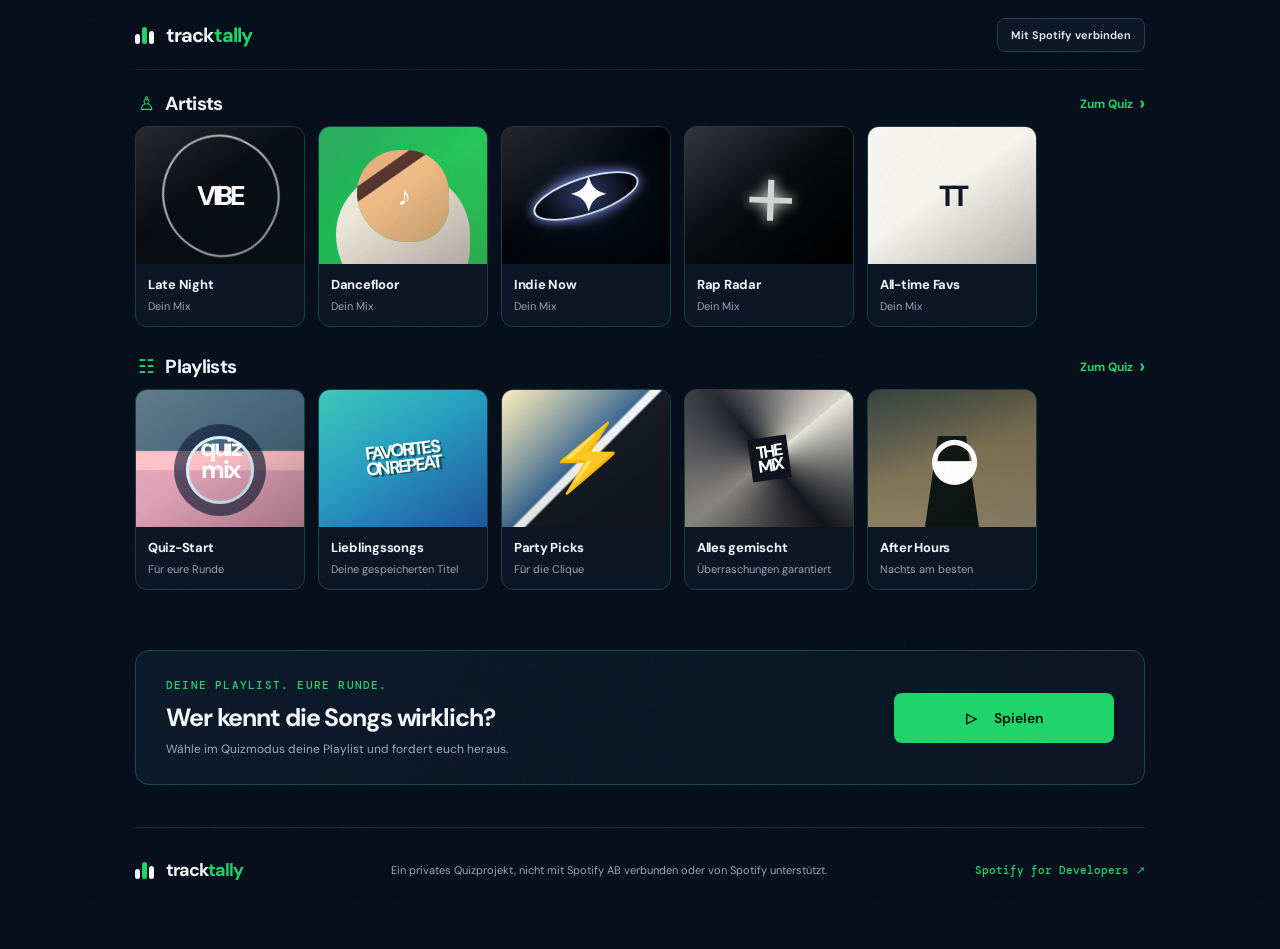
<file: index.html>
<!doctype html>
<html lang="de">
  <head>
    <meta charset="UTF-8" />
    <meta name="viewport" content="width=device-width, initial-scale=1.0" />
    <meta name="theme-color" content="#08101d" />
    <meta name="description" content="TrackTally – das private Musikquiz für deine Spotify-Playlists." />
    <title>TrackTally – Dein Spotify-Musikquiz</title>
    <link rel="preconnect" href="https://api.spotify.com" />
    <link rel="stylesheet" href="styles.css" />
    <link rel="stylesheet" href="dashboard.css" />
    <link rel="stylesheet" href="personalized.css" />
    <link rel="stylesheet" href="volume.css" />
    <link rel="stylesheet" href="home.css" />
    <link rel="stylesheet" href="rails.css" />
    <link rel="stylesheet" href="artist-quiz.css" />
  </head>
  <body>
    <div class="noise" aria-hidden="true"></div>
    <header class="site-header wrap">
      <a class="brand" href="#top" aria-label="TrackTally Startseite">
        <span class="brand-mark" aria-hidden="true"><i></i><i></i><i></i></span>
        <span>track<span>tally</span></span>
      </a>
      <nav aria-label="Hauptnavigation">
        <a href="#so-funktionierts">So funktioniert’s</a>
        <a href="#privat">Privat spielen</a>
        <a href="#setup">Einrichtung</a>
      </nav>
      <button class="button button-small" id="headerConnect">Mit Spotify verbinden</button>
    </header>
    <div class="connection-notice wrap hidden" id="connectionNotice" role="status"></div>








    <main id="top">
      <section class="hero wrap">
        <div class="hero-copy">
          <p class="eyebrow"><span class="status-dot"></span> Musikwissen, ganz persönlich</p>
          <h1>Kennt ihr euch<br /><em>wirklich</em> aus?</h1>
          <p class="lead">Erstelle in Sekunden ein Musikquiz aus deinen Spotify-Playlists. Hör rein, rate mit und finde heraus, wer in eurer Runde die besten Ohren hat.</p>
          <div class="hero-actions">
            <button class="button button-primary" id="legacyHeroConnect">Spielen <span aria-hidden="true">↗</span></button>
          </div>
          <div class="micro-proof"><span class="stacked-avatars" aria-hidden="true"><b>J</b><b>L</b><b>M</b></span> Für deine Clique statt für irgendeinen Algorithmus</div>
        </div>
        <div class="hero-art" aria-label="Vorschau einer Quizrunde">
          <div class="orbit orbit-one"></div><div class="orbit orbit-two"></div>
          <div class="floating-note note-one">♫</div><div class="floating-note note-two">✦</div>
          <article class="round-preview">
            <div class="preview-top"><span><i class="live-dot"></i> RUNDE 03 / 10</span><strong>750 Pkt.</strong></div>
            <div class="cover-art"><span>?</span><div class="cover-shine"></div></div>
            <p class="preview-label">WELCHER SONG IST DAS?</p>
            <div class="mini-wave" aria-hidden="true"><i></i><i></i><i></i><i></i><i></i><i></i><i></i><i></i><i></i><i></i><i></i><i></i><i></i><i></i><i></i><i></i></div>
            <div class="preview-choice selected">A&nbsp;&nbsp; Midnight Cinema <span>✓</span></div>
            <div class="preview-choice">B&nbsp;&nbsp; Northern Lights</div>
          </article>
          <div class="score-chip"><span>+100</span><small>Streak!</small></div>
        </div>
      </section>








      <section class="ticker" aria-label="Spielmodi"><div><span>PLAYLIST QUIZ</span><b>✦</b><span>FREUNDESABEND</span><b>✦</b><span>FAVORITEN TESTEN</span><b>✦</b><span>PLAYLIST QUIZ</span><b>✦</b><span>FREUNDESABEND</span><b>✦</b></div></section>








      <section class="how wrap" id="so-funktionierts">
        <div class="section-intro"><p class="eyebrow">Drei Klicks bis zum ersten Song</p><h2>Der gute Teil eurer Musikbibliothek wird zum Spiel.</h2></div>
        <ol class="steps">
          <li><span class="step-number">01</span><h3>Spotify verbinden</h3><p>Du entscheidest, welche Playlists TrackTally sehen darf.</p></li>
          <li><span class="step-number">02</span><h3>Playlist auswählen</h3><p>Indie-Favoriten, 2000er-Hits oder euer Roadtrip-Soundtrack.</p></li>
          <li><span class="step-number">03</span><h3>Reinhören &amp; punkten</h3><p>Kurze Clips, schnelle Antworten und eine verdiente Krone.</p></li>
        </ol>
      </section>








      <section class="dashboard-feed wrap" aria-label="Musik entdecken">
        <section class="browse-block" aria-labelledby="artistsHeading">
          <div class="browse-heading"><h2 id="artistsHeading"><span aria-hidden="true">♙</span> Artists</h2><a href="play.html">Zum Quiz <b>›</b></a></div>
          <div class="card-rail" id="artistsRail" tabindex="0">
            <article class="media-card"><div class="tile-art artist-art art-ink"><span>VIBE</span></div><div class="tile-copy"><strong>Late Night</strong><small>Dein Mix</small></div></article>
            <article class="media-card"><div class="tile-art artist-art art-lime"><span>♪</span></div><div class="tile-copy"><strong>Dancefloor</strong><small>Dein Mix</small></div></article>
            <article class="media-card"><div class="tile-art artist-art art-orbit"><span>✦</span></div><div class="tile-copy"><strong>Indie Now</strong><small>Dein Mix</small></div></article>
            <article class="media-card"><div class="tile-art artist-art art-cross"><span>+</span></div><div class="tile-copy"><strong>Rap Radar</strong><small>Dein Mix</small></div></article>
            <article class="media-card"><div class="tile-art artist-art art-cream"><span>TT</span></div><div class="tile-copy"><strong>All-time Favs</strong><small>Dein Mix</small></div></article>
          </div>
          <div class="rail-nav" aria-label="Artist-Liste navigieren">
            <button class="rail-arrow rail-arrow-previous" id="artistsRailPrevious" type="button" aria-label="Vorherige Artists anzeigen" hidden>‹</button>
            <button class="rail-arrow rail-arrow-next" id="artistsRailNext" type="button" aria-label="Weitere Artists anzeigen">›</button>
          </div>
        </section>








        <section class="browse-block" id="playlists" aria-labelledby="playlistsHeading">
          <div class="browse-heading"><h2 id="playlistsHeading"><span aria-hidden="true">☷</span> Playlists</h2><a href="play.html">Zum Quiz <b>›</b></a></div>
          <div class="card-rail" id="playlistsRail" tabindex="0">
            <article class="media-card"><div class="tile-art playlist-art art-sunset"><span>quiz<br>mix</span></div><div class="tile-copy"><strong>Quiz-Start</strong><small>Für eure Runde</small></div></article>
            <article class="media-card"><div class="tile-art playlist-art art-type"><span>FAVORITES<br>ON REPEAT</span></div><div class="tile-copy"><strong>Lieblingssongs</strong><small>Deine gespeicherten Titel</small></div></article>
            <article class="media-card"><div class="tile-art playlist-art art-flash"><span>⚡</span></div><div class="tile-copy"><strong>Party Picks</strong><small>Für die Clique</small></div></article>
            <article class="media-card"><div class="tile-art playlist-art art-mosaic"><span>THE<br>MIX</span></div><div class="tile-copy"><strong>Alles gemischt</strong><small>Überraschungen garantiert</small></div></article>
            <article class="media-card"><div class="tile-art playlist-art art-night"><span>◒</span></div><div class="tile-copy"><strong>After Hours</strong><small>Nachts am besten</small></div></article>
          </div>
          <div class="rail-nav" aria-label="Playlist-Liste navigieren">
            <button class="rail-arrow rail-arrow-previous" id="playlistsRailPrevious" type="button" aria-label="Vorherige Playlists anzeigen" hidden>‹</button>
            <button class="rail-arrow rail-arrow-next" id="playlistsRailNext" type="button" aria-label="Weitere Playlists anzeigen">›</button>
          </div>
        </section>








      </section>








      <section class="home-play-callout wrap">
        <div><p class="eyebrow">DEINE PLAYLIST. EURE RUNDE.</p><h2>Wer kennt die Songs wirklich?</h2><p>Wähle im Quizmodus deine Playlist und fordert euch heraus.</p></div>
        <button class="button button-primary" id="heroConnect"><span aria-hidden="true">▷</span> Spielen</button>
      </section>
    </main>








    <footer class="site-footer wrap"><div class="brand"><span class="brand-mark" aria-hidden="true"><i></i><i></i><i></i></span><span>track<span>tally</span></span></div><p>Ein privates Quizprojekt, nicht mit Spotify AB verbunden oder von Spotify unterstützt.</p><a href="https://developer.spotify.com/" target="_blank" rel="noreferrer">Spotify for Developers ↗</a></footer>








    <div class="modal-backdrop hidden" id="configModal" role="dialog" aria-modal="true" aria-labelledby="modalTitle"><div class="config-modal"><button class="close-modal" id="closeModal" aria-label="Dialog schließen">×</button><p class="eyebrow">EINMALIGE EINRICHTUNG</p><h2 id="modalTitle">Spotify-App verbinden</h2><p>Für den echten Login braucht TrackTally eine Spotify Client-ID. Die Erstellung ist kostenlos und dauert nur wenige Minuten.</p><ol><li>Erstelle im <a href="https://developer.spotify.com/dashboard" target="_blank" rel="noreferrer">Spotify Developer Dashboard</a> eine App.</li><li>Trage die Adresse dieser Seite als Redirect URI ein.</li><li>Kopiere die Client-ID in <code>spotify.config.js</code>.</li></ol><div class="redirect-copy"><span>Redirect URI</span><code id="redirectUri"></code><button id="copyRedirect">Kopieren</button></div><p class="modal-small">Anschließend Seite neu laden und erneut auf „Spotify verbinden“ klicken.</p></div></div>
    <script src="spotify.config.js"></script>
    <script src="app.js?v=artist-primary-only-20260904-1"></script>
  </body>
</html>
</file>
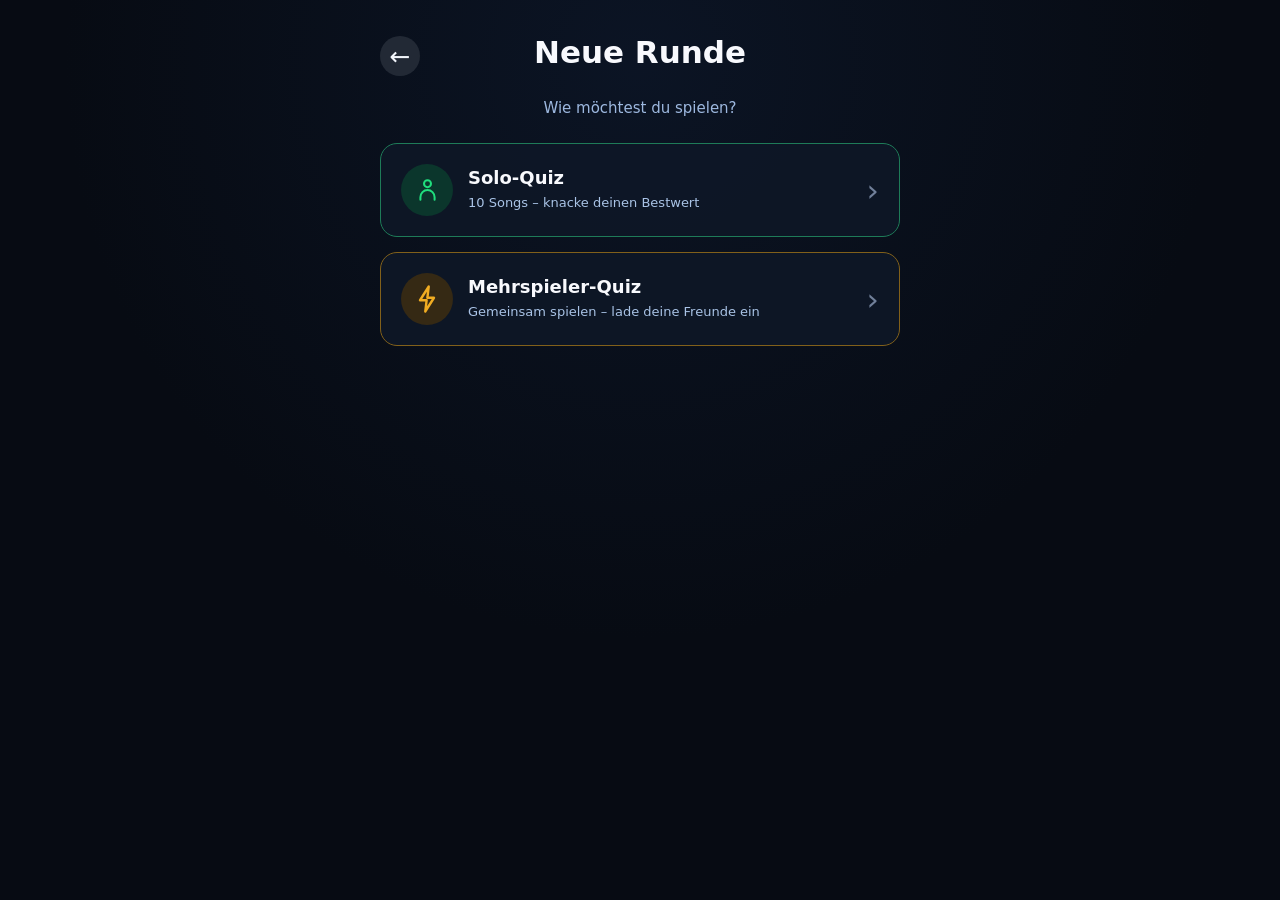
<file: mode.html>
<!doctype html>
<html lang="de">
  <head>
    <meta charset="UTF-8" />
    <meta name="viewport" content="width=device-width, initial-scale=1.0" />
    <meta name="theme-color" content="#08101d" />
    <meta name="description" content="Wähle den Spielmodus für dein TrackTally-Quiz." />
    <title>TrackTally – Spielmodus wählen</title>
    <link rel="stylesheet" href="mode.css" />
  </head>
  <body class="mode-page">
    <main class="mode-shell">
      <a class="mode-back" href="./" aria-label="Zurück zur Startseite">←</a>

      <section class="mode-choice" aria-labelledby="modeTitle">
        <h1 id="modeTitle">Neue Runde</h1>
        <p class="mode-intro">Wie möchtest du spielen?</p>

        <div class="mode-options">
          <a class="mode-card mode-card-solo" href="quiz-type.html">
            <span class="mode-icon" aria-hidden="true"><svg viewBox="0 0 24 24" fill="none"><circle cx="12" cy="6.8" r="3.1"></circle><path d="M5.7 21v-2.2a6.3 6.3 0 0 1 6.3-6.3 6.3 6.3 0 0 1 6.3 6.3V21"></path></svg></span>
            <span class="mode-copy"><strong>Solo-Quiz</strong><small>10 Songs – knacke deinen Bestwert</small></span>
            <span class="mode-chevron" aria-hidden="true">›</span>
          </a>

          <a class="mode-card mode-card-multiplayer" href="play.html?mode=multiplayer">
            <span class="mode-icon" aria-hidden="true"><svg viewBox="0 0 24 24" fill="none"><path d="m13.4 2-7 11h5.3L10.6 22l7-11h-5.3L13.4 2Z"></path></svg></span>
            <span class="mode-copy"><strong>Mehrspieler-Quiz</strong><small>Gemeinsam spielen – lade deine Freunde ein</small></span>
            <span class="mode-chevron" aria-hidden="true">›</span>
          </a>
        </div>
      </section>
    </main>
  </body>
</html>
</file>
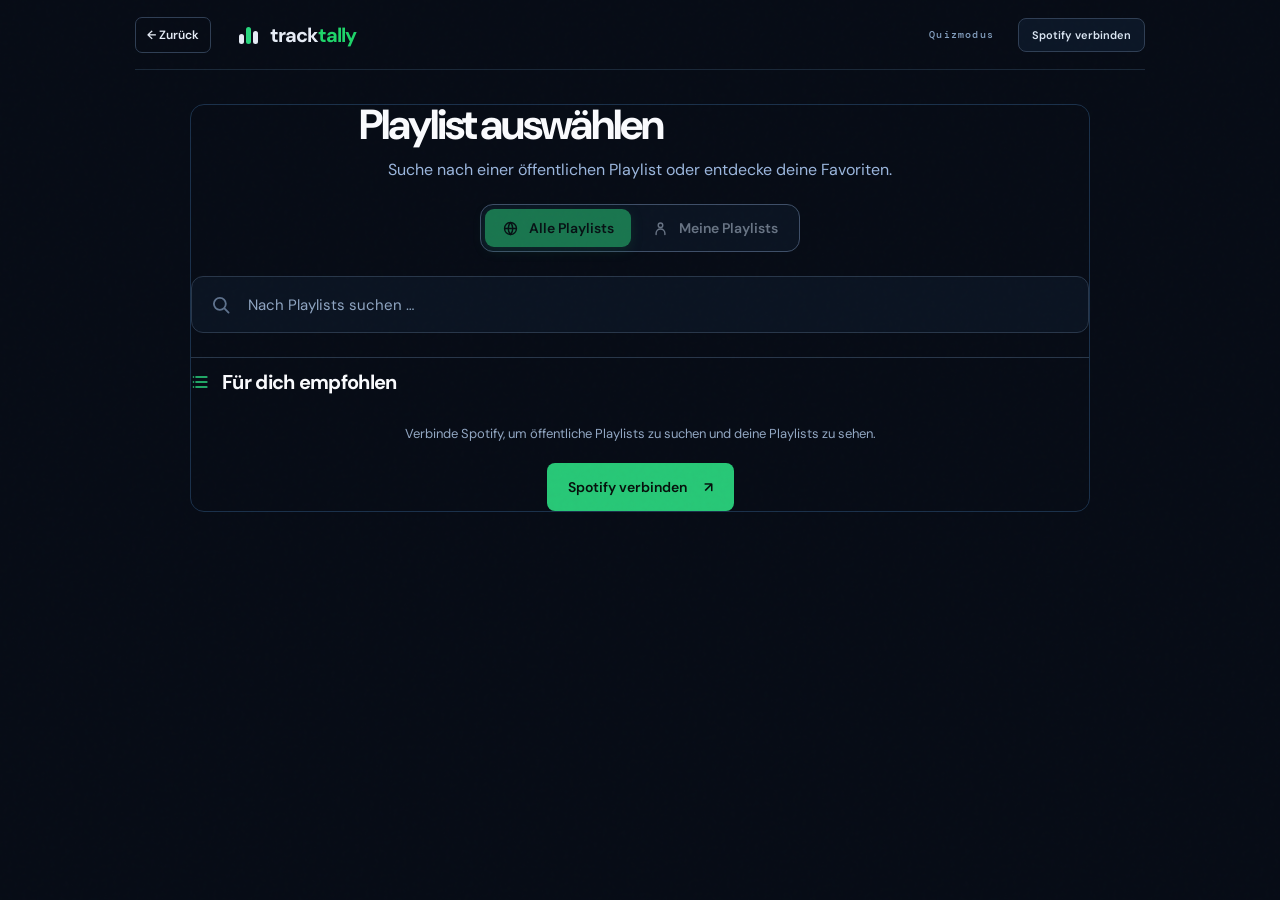
<file: play.html>
<!doctype html>
<html lang="de">
  <head>
    <meta charset="UTF-8" />
    <meta name="viewport" content="width=device-width, initial-scale=1.0" />
    <meta name="theme-color" content="#08101d" />
    <meta name="description" content="TrackTally – starte dein privates Spotify-Musikquiz." />
    <title>TrackTally – Spielen</title>
    <link rel="preconnect" href="https://api.spotify.com" />
    <link rel="stylesheet" href="styles.css" />
    <link rel="stylesheet" href="dashboard.css" />
    <link rel="stylesheet" href="play.css?v=timer-v2-20260903-1" />
    <link rel="stylesheet" href="volume.css" />
    <link rel="stylesheet" href="playlist-select.css" />
    <link rel="stylesheet" href="artist-picker.css" />
    <link rel="stylesheet" href="playlist-browser.css" />
  </head>
  <body class="play-page">
    <div class="noise" aria-hidden="true"></div>
    <header class="site-header wrap play-header">
      <a class="play-back" href="./">← Zurück</a>
      <a class="brand" href="./" aria-label="Zur TrackTally-Startseite"><span class="brand-mark" aria-hidden="true"><i></i><i></i><i></i></span><span>track<span>tally</span></span></a>
      <button class="button button-small" id="headerConnect">Spotify verbinden</button>
    </header>


    <main>
      <section class="play-area play-setup-shell wrap" id="setup">
        <div class="setup-panel" id="setupPanel">
          <div class="panel-kicker">DEIN QUIZ</div>
          <h1 id="setupTitle">Bereit für<br />den <em>nächsten</em> Song?</h1>
          <p class="setup-description" id="setupDescription">Verbinde Spotify, wähle eine Playlist und starte eure Runde.</p>
          <div class="auth-state" id="authState"><span class="spotify-pulse" aria-hidden="true">♪</span><div><strong>Noch nicht verbunden</strong><small>Deine Daten bleiben in deinem Browser.</small></div></div>
          <section class="artist-browser hidden" id="artistBrowser" aria-labelledby="artistBrowserTitle">
            <header class="artist-browser-heading">
              <h1 id="artistBrowserTitle">Artist auswählen</h1>
              <p>Suche nach einem Artist oder entdecke deine Empfehlungen.</p>
            </header>
            <label class="artist-search" for="artistSearch">
              <svg viewBox="0 0 24 24" aria-hidden="true"><circle cx="10.75" cy="10.75" r="6.5"></circle><path d="m16 16 4.25 4.25"></path></svg>
              <input id="artistSearch" type="search" placeholder="Nach Artists suchen …" autocomplete="off" disabled />
            </label>
            <div class="artist-search-results hidden" id="artistSearchResults" aria-live="polite"></div>
            <section class="artist-recommendations" aria-labelledby="recommendedArtistsTitle">
              <div class="artist-recommendations-heading"><svg viewBox="0 0 24 24" aria-hidden="true"><circle cx="12" cy="7" r="3.2"></circle><path d="M5.7 21v-2.1a6.3 6.3 0 0 1 12.6 0V21"></path></svg><h2 id="recommendedArtistsTitle">Für dich empfohlen</h2></div>
              <div class="artist-card-grid" id="artistRecommendations" role="list"></div>
            </section>
            <p class="artist-picker-status" id="artistPickerStatus" role="status">Verbinde Spotify, um Artists zu suchen und persönliche Empfehlungen zu erhalten.</p>
            <button class="button button-primary artist-connect-button" id="artistConnectButton">Spotify verbinden <span aria-hidden="true">↗</span></button>
          </section>
          <section class="playlist-browser hidden" id="playlistBrowser" aria-labelledby="playlistBrowserTitle">
            <header class="playlist-browser-heading">
              <h1 id="playlistBrowserTitle">Playlist auswählen</h1>
              <p>Suche nach einer öffentlichen Playlist oder entdecke deine Favoriten.</p>
              <div class="playlist-browser-tabs" role="tablist" aria-label="Playlist-Quelle">
                <button class="playlist-browser-tab active" id="playlistSearchAll" type="button" role="tab" aria-selected="true" data-playlist-browser-view="all"><svg viewBox="0 0 24 24" aria-hidden="true"><circle cx="12" cy="12" r="8.4"></circle><path d="M3.8 12h16.4M12 3.6c2.15 2.32 3.23 5.12 3.23 8.4S14.15 18.08 12 20.4C9.85 18.08 8.77 15.28 8.77 12S9.85 5.92 12 3.6Z"></path></svg>Alle Playlists</button>
                <button class="playlist-browser-tab" id="playlistSearchMine" type="button" role="tab" aria-selected="false" data-playlist-browser-view="mine"><svg viewBox="0 0 24 24" aria-hidden="true"><circle cx="12" cy="7.5" r="3.2"></circle><path d="M5.8 20.5v-1.7a6.2 6.2 0 0 1 12.4 0v1.7"></path></svg>Meine Playlists</button>
              </div>
            </header>
            <label class="playlist-browser-search" for="playlistSearch">
              <svg viewBox="0 0 24 24" aria-hidden="true"><circle cx="10.75" cy="10.75" r="6.5"></circle><path d="m16 16 4.25 4.25"></path></svg>
              <input id="playlistSearch" type="search" placeholder="Nach Playlists suchen …" autocomplete="off" disabled />
            </label>
            <div class="playlist-browser-results hidden" id="playlistSearchResults" aria-live="polite"></div>
            <section class="playlist-browser-recommendations" aria-labelledby="recommendedPlaylistsTitle">
              <div class="playlist-browser-recommendations-heading"><svg viewBox="0 0 24 24" aria-hidden="true"><path d="M6 6h13M6 12h13M6 18h13"></path><path d="M3 6h.01M3 12h.01M3 18h.01"></path></svg><h2 id="recommendedPlaylistsTitle">Für dich empfohlen</h2></div>
              <div class="playlist-browser-grid" id="playlistRecommendations" role="list"></div>
            </section>
            <p class="playlist-browser-status" id="playlistBrowserStatus" role="status">Verbinde Spotify, um öffentliche Playlists zu suchen und deine Playlists zu sehen.</p>
            <button class="button button-primary playlist-browser-connect" id="playlistConnectButton">Spotify verbinden <span aria-hidden="true">↗</span></button>
          </section>
          <div class="playlist-control disabled" id="playlistControl"><label id="playlistLabel">Deine Playlist</label><div class="playlist-select-wrap" id="playlistPicker"><button class="playlist-picker-trigger" id="playlistPickerTrigger" type="button" disabled aria-haspopup="listbox" aria-expanded="false" aria-controls="playlistPickerMenu"><span class="playlist-picker-cover" id="playlistPickerCover" aria-hidden="true">♪</span><span class="playlist-picker-copy"><strong id="playlistPickerName">Erst Spotify verbinden</strong><small id="playlistPickerMeta">Deine Playlists erscheinen hier.</small></span><span class="playlist-picker-chevron" aria-hidden="true">⌄</span></button><div class="playlist-picker-menu" id="playlistPickerMenu" role="listbox" aria-labelledby="playlistLabel" hidden></div><select class="playlist-native-select" id="playlistSelect" disabled tabindex="-1" aria-hidden="true"><option>Erst Spotify verbinden</option></select></div></div>
          <div class="rounds-row"><span>Runden</span><div class="round-picker" role="group" aria-label="Rundenanzahl"><button data-rounds="5">5</button><button class="active" data-rounds="10">10</button><button data-rounds="15">15</button></div></div>
          <button class="button button-primary button-wide" id="connectButton">Spotify verbinden <span aria-hidden="true">↗</span></button>
          <button class="button button-secondary button-wide hidden" id="startPlaylistGame">Quiz mit Playlist starten <span aria-hidden="true">→</span></button>
          <p class="helper">Für vollständige Titel benötigt jede:r Mitspieler:in Spotify Premium. Die Wiedergabe bleibt im eigenen Spotify-Konto.</p>
        </div>
        
      </section>


      <section class="game-shell wrap hidden" id="gameShell" aria-live="polite">
        <div class="game-topline"><button class="back-button" id="leaveGame">← Quiz verlassen</button><span id="roundCounter">RUNDE 1 / 10</span><div class="round-timer" id="roundTimerMeter" role="timer" aria-label="Verbleibende Zeit: 10 Sekunden"><span class="round-timer-clock" aria-hidden="true"></span><span class="round-timer-display"><b id="roundTimer">10.0</b><small aria-hidden="true">s</small></span></div><strong><span id="score">0</span> Pkt.</strong></div>
        <div class="game-layout">
          <div class="game-main">
            <div class="track-visual" id="trackVisual"><div class="vinyl quiz-equalizer" aria-hidden="true"><i style="--bar-height:54px"></i><i style="--bar-height:84px"></i><i style="--bar-height:113px"></i><i style="--bar-height:72px"></i><i style="--bar-height:38px"></i><i style="--bar-height:64px"></i><i style="--bar-height:94px"></i><i style="--bar-height:49px"></i><i style="--bar-height:79px"></i><i style="--bar-height:119px"></i><i style="--bar-height:88px"></i><i style="--bar-height:59px"></i><i style="--bar-height:98px"></i><i style="--bar-height:45px"></i><i style="--bar-height:74px"></i><i style="--bar-height:110px"></i><i style="--bar-height:67px"></i><i style="--bar-height:91px"></i><i style="--bar-height:121px"></i><i style="--bar-height:76px"></i><i style="--bar-height:51px"></i><i style="--bar-height:86px"></i><i style="--bar-height:106px"></i><i style="--bar-height:62px"></i></div><div class="visual-glow"></div></div>
            <p class="game-prompt">WELCHER SONG IST DAS?</p><p class="track-clue" id="trackClue">Hör genau hin – du hast einen Versuch.</p>
            <div class="player-row"><button class="play-button" id="playPreview" aria-label="Wiedergabe ist während der Runde aktiviert" disabled><span class="play-triangle"></span></button><div class="waveform" id="waveform" aria-hidden="true"></div><label class="volume-control" for="volumeRange"><span aria-hidden="true">🔊</span><input id="volumeRange" type="range" min="0" max="100" value="65" aria-label="Lautstärke" /></label><span class="preview-time hidden" id="previewTime">0:00</span></div>
            <audio id="previewAudio" preload="none"></audio><div class="answer-grid" id="answerGrid"></div><div class="answer-feedback hidden" id="answerFeedback"></div><button class="button button-primary next-button hidden" id="nextQuestion">Nächste Runde <span aria-hidden="true">→</span></button>
          </div>
          <aside class="game-sidebar"><p class="eyebrow">EURE SESSION</p><div class="streak-box"><span>⚡</span><div><strong id="streak">0er-Streak</strong><small>Treffer in Folge</small></div></div><div class="session-stats"><div><strong id="correctCount">0</strong><span>richtig</span></div><div><strong id="bestStreak">0</strong><span>beste Serie</span></div></div><div class="room-card"><span>♧</span><p><strong>Freunde dabei?</strong> Schickt ihnen den Link und startet dieselbe Playlist-Runde.</p><button id="shareGame">Einladungslink kopieren</button></div></aside>
        </div>
      </section>


      <section class="result-card wrap hidden" id="resultCard"><div class="result-confetti" aria-hidden="true">✦ &nbsp; ♪ &nbsp; ✦</div><p class="eyebrow">QUIZ BEENDET</p><h2 id="resultTitle">Starke Runde!</h2><p id="resultCopy">Du hast 0 von 10 Songs erraten.</p><div class="final-score"><span id="finalScore">0</span><small>Punkte</small></div><section class="quiz-overview" aria-labelledby="roundSummaryTitle"><div class="quiz-overview-heading"><div><p class="eyebrow">DEINE QUIZ-SONGS</p><h3 id="roundSummaryTitle">Alle Songs dieser Runde</h3></div></div><div class="round-summary" id="roundSummary" role="list"></div></section><div class="result-actions"><button class="button button-primary" id="playAgain">Noch eine Runde</button><button class="button button-secondary" id="backToSetup">Andere Playlist</button></div></section>
    </main>


    <div class="modal-backdrop hidden" id="configModal" role="dialog" aria-modal="true" aria-labelledby="modalTitle"><div class="config-modal"><button class="close-modal" id="closeModal" aria-label="Dialog schließen">×</button><p class="eyebrow">EINMALIGE EINRICHTUNG</p><h2 id="modalTitle">Spotify-App verbinden</h2><p>Für den echten Login braucht TrackTally eine Spotify Client-ID. Die Erstellung ist kostenlos und dauert nur wenige Minuten.</p><ol><li>Erstelle im <a href="https://developer.spotify.com/dashboard" target="_blank" rel="noreferrer">Spotify Developer Dashboard</a> eine App.</li><li>Trage die unten angezeigte Adresse als Redirect URI ein.</li><li>Kopiere die Client-ID in <code>spotify.config.js</code>.</li></ol><div class="redirect-copy"><span>Redirect URI</span><code id="redirectUri"></code><button id="copyRedirect">Kopieren</button></div><p class="modal-small">Anschließend Seite neu laden und erneut auf „Spotify verbinden“ klicken.</p></div></div>
    <script src="spotify.config.js"></script>
    <script src="app.js?v=artist-primary-only-20260904-1"></script>
  </body>
</html>
</file>
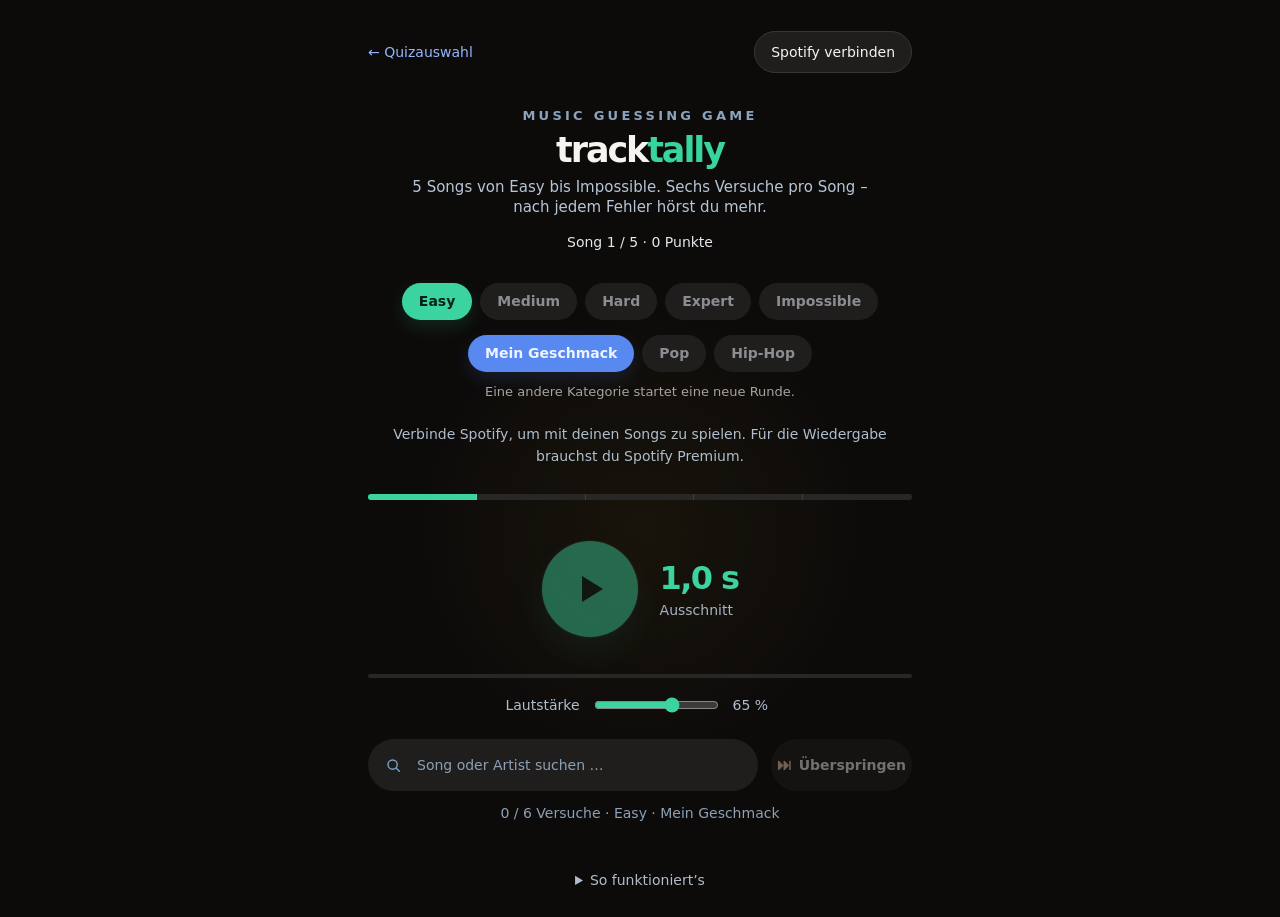
<file: progressive-audio-reveal.html>
<!doctype html>
<html lang="de">
  <head>
    <meta charset="UTF-8" />
    <meta name="viewport" content="width=device-width, initial-scale=1.0" />
    <meta name="theme-color" content="#0d0b0a" />
    <meta name="description" content="Fünf Songs, sechs Versuche: Errate deine Spotify-Songs aus immer längeren Ausschnitten." />
    <title>TrackTally – Progressive Audio Reveal</title>
    <link rel="stylesheet" href="progressive-audio-reveal.css" />
    <script src="spotify.config.js" defer></script>
    <script src="app.js?v=20260907-audio-stop" defer></script>
    <script src="reveal-game.js" defer></script>
    <script src="reveal-player.js?v=20260907-short-clips" defer></script>
    <script src="progressive-audio-reveal.js" defer></script>
  </head>
  <body class="audio-reveal-page">
    <main class="audio-reveal-shell">
      <nav class="reveal-nav" aria-label="Navigation"><a href="quiz-type.html">← Quizauswahl</a><button id="revealConnect" type="button">Spotify verbinden</button></nav>
      <header class="audio-reveal-intro">
        <p class="audio-reveal-kicker">MUSIC GUESSING GAME</p>
        <h1>track<span>tally</span></h1>
        <p class="audio-reveal-description">5 Songs von Easy bis Impossible. Sechs Versuche pro Song – nach jedem Fehler hörst du mehr.</p>
        <p id="revealScore" class="reveal-score">Song 1 / 5 · 0 Punkte</p>
      </header>
      <section class="audio-reveal-controls" aria-label="Quiz-Einstellungen">
        <ol id="revealStages" class="audio-reveal-pills reveal-stages" aria-label="Schwierigkeitsstufen"></ol>
        <div id="revealGenres" class="audio-reveal-pills" role="group" aria-label="Kategorie"></div>
        <p class="reveal-category-hint">Eine andere Kategorie startet eine neue Runde.</p>
      </section>
      <p id="revealStatus" class="reveal-status" role="status" aria-live="polite">Verbinde Spotify, um mit deinen Songs zu spielen. Für die Wiedergabe brauchst du Spotify Premium.</p>
      <button id="revealRetry" class="reveal-primary" type="button" hidden>Erneut laden</button>
      <section id="revealGame" class="audio-reveal-game" aria-label="Aktueller Song">
        <div id="revealProgress" class="audio-reveal-progress" role="progressbar" aria-label="Abgeschlossene Songs" aria-valuemin="0" aria-valuemax="5" aria-valuenow="0"></div>
        <div class="audio-reveal-player">
          <button id="revealPlay" class="audio-reveal-play" type="button" aria-label="Ausschnitt abspielen" disabled><span aria-hidden="true"></span></button>
          <div><strong id="revealDuration">1,0 s</strong><small id="revealPlaybackLabel">Ausschnitt</small></div>
        </div>
        <div id="revealClipMeter" class="reveal-clip-meter" aria-hidden="true"><span></span></div>
        <div class="reveal-volume"><label for="revealVolume">Lautstärke</label><input id="revealVolume" type="range" min="0" max="100" value="65" /><output id="revealVolumeValue" for="revealVolume">65 %</output></div>
        <form id="revealGuessForm" autocomplete="off">
          <div class="audio-reveal-guess-row">
            <div class="reveal-search-wrap">
              <label class="audio-reveal-search" for="audioRevealSearch"><svg viewBox="0 0 24 24" aria-hidden="true"><circle cx="10.75" cy="10.75" r="6.5"></circle><path d="m16 16 4.25 4.25"></path></svg><input id="audioRevealSearch" type="search" placeholder="Song oder Artist suchen …" aria-label="Song oder Artist suchen" role="combobox" aria-autocomplete="list" aria-expanded="false" aria-controls="revealSuggestions" disabled /></label>
              <ul id="revealSuggestions" class="reveal-suggestions" role="listbox" aria-label="Songvorschläge" hidden></ul>
            </div>
            <button id="revealSkip" class="audio-reveal-skip" type="button" disabled><span aria-hidden="true">⏭</span>Überspringen</button>
          </div>
          <div id="revealSelection" class="reveal-selection" hidden><p id="revealSelectedName"></p><button id="revealSubmit" class="reveal-primary" type="submit" disabled>Antwort abgeben</button></div>
        </form>
        <p id="revealMeta" class="audio-reveal-meta">0 / 6 Versuche · Easy · Mein Geschmack</p>
        <p id="revealFeedback" class="reveal-feedback" role="status"></p>
        <ol id="revealAttempts" class="reveal-attempts" aria-label="Deine Versuche"></ol>
      </section>
      <section id="revealAnswer" class="reveal-card" aria-labelledby="revealAnswerTitle" hidden>
        <p id="revealAnswerTitle" class="reveal-eyebrow"></p><strong id="revealRoundPoints" class="reveal-points"></strong>
        <div id="revealAnswerTrack" class="reveal-track"></div>
        <p id="revealAnswerCopy"></p><button id="revealNext" class="reveal-primary" type="button">Nächster Song →</button>
      </section>
      <section id="revealResults" class="reveal-card" aria-labelledby="revealResultsTitle" hidden>
        <p id="revealResultsTitle" class="reveal-eyebrow">Runde abgeschlossen</p><strong id="revealTotal" class="reveal-points"></strong>
        <p id="revealSummary"></p><ol id="revealResultRows" class="reveal-result-rows"></ol>
        <div class="reveal-actions"><button id="revealCopy" type="button">Ergebnis kopieren</button><button id="revealDownload" type="button">Ergebniskarte speichern</button><button id="revealCopyLink" type="button">Spiellink kopieren</button><button id="revealRestart" class="reveal-primary" type="button">Neue Runde spielen</button></div>
        <textarea id="revealShareFallback" aria-label="Ergebnis zum manuellen Kopieren" readonly hidden></textarea>
        <p id="revealShareStatus" role="status"></p>
      </section>
      <details class="reveal-help"><summary>So funktioniert’s</summary><p>Errate fünf verschiedene Songs nacheinander. Die Stufen werden automatisch schwieriger. Suche einen Song, wähle ihn aus und gib deine Antwort ab. Fehler und Überspringen verbrauchen einen Versuch und verlängern den Ausschnitt. Anhören kostet keinen Versuch.</p><p>Für richtige Antworten gibt es 100, 85, 70, 55, 40 oder 25 Basispunkte. Medium zählt ×1,15, Hard ×1,3, Expert ×1,5 und Impossible ×1,75. Maximal sind 670 Punkte möglich.</p><p>„Mein Geschmack“ verwendet deine häufig gehörten und gespeicherten Spotify-Songs. Dein Fortschritt bleibt beim Neuladen in diesem Tab erhalten. Sehr kurze Ausschnitte können bei Spotify je nach Browser leicht verzögert stoppen.</p></details>
      <noscript><p>Bitte aktiviere JavaScript, um das Quiz zu spielen.</p></noscript>
    </main>
  </body>
</html>
</file>
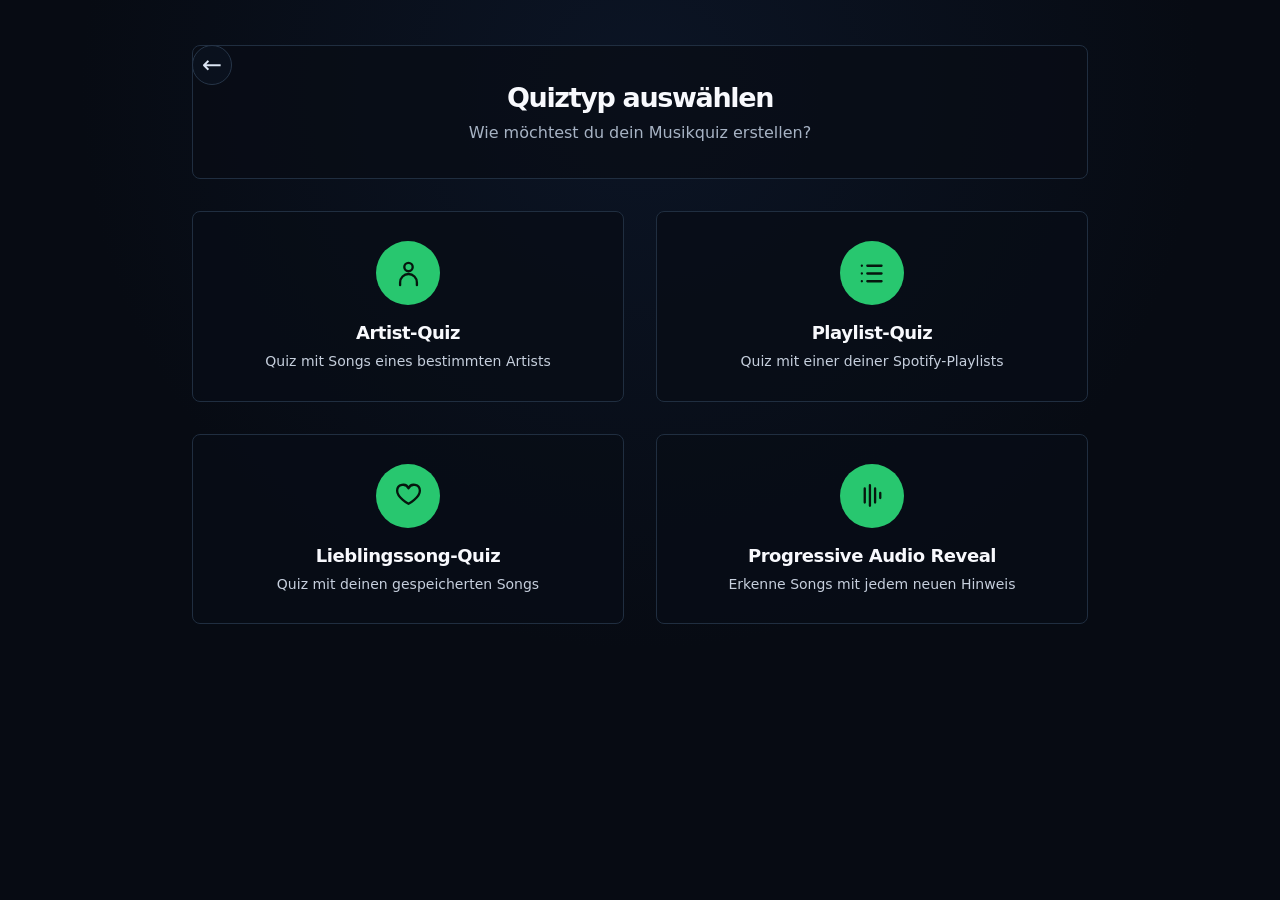
<file: quiz-type.html>
<!doctype html>
<html lang="de">
  <head>
    <meta charset="UTF-8" />
    <meta name="viewport" content="width=device-width, initial-scale=1.0" />
    <meta name="theme-color" content="#08101d" />
    <meta name="description" content="Wähle die Art deines TrackTally-Musikquiz." />
    <title>TrackTally – Quiztyp wählen</title>
    <link rel="stylesheet" href="quiz-type.css" />
  </head>
  <body class="quiz-type-page">
    <main class="quiz-type-shell">
      <a class="quiz-type-back" href="mode.html" aria-label="Zurück zur Spielmodus-Auswahl">←</a>

      <section class="quiz-type-heading" aria-labelledby="quizTypeTitle">
        <h1 id="quizTypeTitle">Quiztyp auswählen</h1>
        <p>Wie möchtest du dein Musikquiz erstellen?</p>
      </section>

      <section class="quiz-type-options" aria-label="Quiztyp wählen">
        <a class="quiz-type-card" href="play.html?type=artist">
          <span class="quiz-type-icon" aria-hidden="true"><svg viewBox="0 0 24 24" fill="none"><circle cx="12" cy="7" r="3.25"></circle><path d="M5.5 21v-2.1a6.5 6.5 0 0 1 13 0V21"></path></svg></span>
          <span><strong>Artist-Quiz</strong><small>Quiz mit Songs eines bestimmten Artists</small></span>
        </a>

        <a class="quiz-type-card" href="play.html?type=playlist">
          <span class="quiz-type-icon" aria-hidden="true"><svg viewBox="0 0 24 24" fill="none"><path d="M8 6h11M8 12h11M8 18h11"></path><path d="M3.75 6h.01M3.75 12h.01M3.75 18h.01"></path></svg></span>
          <span><strong>Playlist-Quiz</strong><small>Quiz mit einer deiner Spotify-Playlists</small></span>
        </a>

        <a class="quiz-type-card" href="play.html?type=liked">
          <span class="quiz-type-icon" aria-hidden="true"><svg viewBox="0 0 24 24" fill="none"><path d="M20.8 8.25c0 5.28-8.8 10.15-8.8 10.15S3.2 13.53 3.2 8.25A4.58 4.58 0 0 1 12 6.5a4.58 4.58 0 0 1 8.8 1.75Z"></path></svg></span>
          <span><strong>Lieblingssong-Quiz</strong><small>Quiz mit deinen gespeicherten Songs</small></span>
        </a>

        <a class="quiz-type-card" href="progressive-audio-reveal.html">
          <span class="quiz-type-icon" aria-hidden="true"><svg viewBox="0 0 24 24" fill="none"><path d="M6 17.5V6.5M10 20V4M14 17.5V6.5M18 14V10"></path></svg></span>
          <span><strong>Progressive Audio Reveal</strong><small>Erkenne Songs mit jedem neuen Hinweis</small></span>
        </a>
      </section>
    </main>
  </body>
</html>
</file>
<file: styles.css>
@import url('https://fonts.googleapis.com/css2?family=DM+Mono:wght@400;500&family=DM+Sans:opsz,wght@9..40,400;9..40,500;9..40,600;9..40,700&family=Instrument+Serif:ital@0;1&display=swap');

.round-timer{display:flex;align-items:center;gap:8px;color:#fff}.round-timer>span{font-size:12px}.round-timer b{color:var(--lime)}.round-timer>i{display:block;width:74px;height:4px;background:#484450;overflow:hidden}.round-timer>i>i{display:block;width:100%;height:100%;background:var(--lime);transform-origin:left;transition:width .1s linear}.round-timer.warning b{color:#fa746d}.round-timer.warning>i>i{background:#fa746d}

:root{--ink:#101018;--paper:#f7f4ed;--lime:#d9ff52;--purple:#9d75ff;--muted:#77737d;--line:rgba(16,16,24,.13);--serif:'Instrument Serif',Georgia,serif;--sans:'DM Sans',Arial,sans-serif;--mono:'DM Mono',monospace}
*{box-sizing:border-box}html{scroll-behavior:smooth}body{margin:0;background:var(--paper);color:var(--ink);font-family:var(--sans);font-size:16px}.noise{position:fixed;inset:0;z-index:20;pointer-events:none;opacity:.032;background-image:url("data:image/svg+xml,%3Csvg viewBox='0 0 220 220' xmlns='http://www.w3.org/2000/svg'%3E%3Cfilter id='n'%3E%3CfeTurbulence type='fractalNoise' baseFrequency='.86' numOctaves='4' stitchTiles='stitch'/%3E%3C/filter%3E%3Crect width='100%25' height='100%25' filter='url(%23n)' opacity='.9'/%3E%3C/svg%3E")}.wrap{width:min(1160px,calc(100% - 48px));margin-inline:auto}.site-header{height:94px;display:flex;align-items:center;justify-content:space-between;gap:24px}.brand{display:flex;align-items:center;gap:9px;color:var(--ink);font-size:22px;font-weight:700;text-decoration:none;letter-spacing:-1.3px}.brand>span:last-child>span{color:#7954d4}.brand-mark{display:flex;align-items:end;gap:2px;width:22px;height:22px;padding-bottom:2px}.brand-mark i{width:5px;border-radius:4px;background:var(--ink);display:block}.brand-mark i:nth-child(1){height:10px}.brand-mark i:nth-child(2){height:17px;background:#7954d4}.brand-mark i:nth-child(3){height:13px}nav{display:flex;gap:30px;margin-left:auto}nav a,.site-footer a{font-size:13px;color:#55515d;text-decoration:none;transition:color .2s}nav a:hover,.site-footer a:hover{color:#7954d4}.button{border:0;font:600 14px var(--sans);cursor:pointer;display:inline-flex;gap:17px;align-items:center;justify-content:center;padding:15px 21px;border-radius:4px;transition:transform .18s,box-shadow .18s,background .18s}.button:hover{transform:translateY(-2px)}.button-primary{background:var(--ink);color:#fff;box-shadow:4px 4px 0 var(--purple)}.button-primary:hover{box-shadow:6px 6px 0 var(--purple)}.button-secondary{background:transparent;color:var(--ink);border:1px solid var(--ink)}.button-small{font-size:12px;padding:10px 14px;background:transparent;border:1px solid var(--ink);box-shadow:none}.hero{min-height:580px;display:grid;grid-template-columns:1fr 1fr;align-items:center;gap:40px;padding:40px 0 72px}.eyebrow{font:500 11px var(--mono);letter-spacing:.11em;margin:0 0 19px;color:#625e69}.status-dot{display:inline-block;width:8px;height:8px;border-radius:50%;background:#b1e52e;margin-right:6px;box-shadow:0 0 0 4px rgba(177,229,46,.18)}h1,h2,h3,p{margin-top:0}h1{font-size:clamp(57px,6.4vw,85px);font-weight:500;line-height:.86;letter-spacing:-.075em;max-width:640px;margin-bottom:27px}h1 em,h2 em{font-family:var(--serif);font-weight:400;letter-spacing:-.04em}.lead{max-width:500px;color:#5a5660;line-height:1.56;font-size:17px}.hero-actions{display:flex;align-items:center;gap:28px;margin-top:31px}.text-button{cursor:pointer;border:0;background:transparent;padding:8px 0;font:600 14px var(--sans);border-bottom:1px solid var(--ink)}.text-button span{margin-left:5px}.micro-proof{display:flex;align-items:center;gap:9px;font-size:12px;margin-top:42px;color:#6a6670}.stacked-avatars{display:flex}.stacked-avatars b{font:500 9px var(--mono);color:#fff;width:20px;height:20px;border-radius:50%;display:grid;place-items:center;border:2px solid var(--paper);margin-left:-5px}.stacked-avatars b:nth-child(1){margin:0;background:#a15477}.stacked-avatars b:nth-child(2){background:#e78d4a}.stacked-avatars b:nth-child(3){background:#876dc3}.hero-art{height:470px;position:relative;display:grid;place-items:center;isolation:isolate}.orbit{position:absolute;border:1px solid rgba(16,16,24,.12);border-radius:50%;z-index:-1}.orbit-one{width:440px;height:310px;transform:rotate(-33deg)}.orbit-two{width:350px;height:430px;transform:rotate(52deg)}.round-preview{width:320px;background:var(--ink);color:white;position:relative;padding:21px;box-shadow:13px 13px 0 #d5c7ff;transform:rotate(3deg)}.preview-top{display:flex;justify-content:space-between;font:500 10px var(--mono);color:#c2bdca}.preview-top strong{color:var(--lime)}.live-dot{display:inline-block;width:6px;height:6px;background:#fa746d;border-radius:50%;margin-right:4px}.cover-art{position:relative;overflow:hidden;background:linear-gradient(135deg,#e4626f 0%,#f0b254 42%,#2b2840 43%,#8475d5 100%);height:157px;margin:19px 0 20px;display:grid;place-items:center}.cover-art:before,.cover-art:after{content:'';position:absolute;border-radius:50%;border:23px solid rgba(255,255,255,.18);width:170px;height:170px}.cover-art:after{width:60px;height:60px;border-width:14px}.cover-art span{font:400 100px var(--serif);position:relative;z-index:1;line-height:.8}.cover-shine{position:absolute;inset:-30%;background:linear-gradient(110deg,transparent 43%,rgba(255,255,255,.3) 44%,transparent 48%);transform:rotate(13deg)}.preview-label{font:500 10px var(--mono);letter-spacing:.04em;margin:0 0 11px}.mini-wave{height:21px;display:flex;align-items:center;gap:3px;margin-bottom:13px}.mini-wave i{width:3px;background:#a391f0;border-radius:3px;height:calc(4px + (var(--i,1) * 2px))}.mini-wave i:nth-child(2n){height:15px}.mini-wave i:nth-child(3n){height:7px}.mini-wave i:nth-child(4n){height:20px}.preview-choice{font-size:11px;border:1px solid #484553;padding:9px;margin-top:6px;color:#d7d5dd}.preview-choice.selected{border-color:var(--lime);background:rgba(217,255,82,.1);color:#fff}.preview-choice span{float:right;color:var(--lime)}.floating-note{position:absolute;z-index:2;font:400 54px var(--serif)}.note-one{left:19%;top:13%;color:#e96779;transform:rotate(-14deg)}.note-two{right:12%;bottom:15%;font-size:35px;color:#7954d4}.score-chip{position:absolute;right:9%;top:21%;transform:rotate(-9deg);background:var(--lime);padding:9px 12px;box-shadow:3px 3px 0 var(--ink);display:flex;flex-direction:column;font-weight:700;z-index:3}.score-chip span{font:500 17px var(--mono)}.score-chip small{font-size:9px}.ticker{background:var(--ink);color:var(--paper);overflow:hidden;padding:15px 0;white-space:nowrap}.ticker div{display:inline-flex;align-items:center;gap:29px;animation:marquee 25s linear infinite}.ticker span{font:500 12px var(--mono);letter-spacing:.12em}.ticker b{color:var(--lime)}@keyframes marquee{to{transform:translateX(-32%)}}.how{padding:124px 0 113px}.section-intro{display:grid;grid-template-columns:260px 1fr;border-bottom:1px solid var(--line);padding-bottom:40px}.section-intro h2{font-size:clamp(37px,4.3vw,57px);font-weight:500;letter-spacing:-.065em;line-height:.94;margin:0;max-width:680px}.steps{list-style:none;padding:0;margin:0;display:grid;grid-template-columns:repeat(3,1fr);gap:48px}.steps li{padding-top:26px}.step-number{font:500 12px var(--mono);color:#8165d8}.steps h3{font-size:20px;letter-spacing:-.04em;margin:41px 0 10px}.steps p{color:#66616b;font-size:14px;line-height:1.55;max-width:285px}.play-area{display:grid;grid-template-columns:1.27fr .73fr;margin-bottom:126px}.setup-panel{background:#ece7f7;padding:50px 61px 45px;min-height:525px}.panel-kicker{font:500 10px var(--mono);letter-spacing:.1em;color:#765bc8;margin-bottom:23px}.setup-panel h2{font-size:46px;letter-spacing:-.065em;font-weight:500;margin-bottom:9px}.setup-description{font-size:14px;color:#625d6a;margin-bottom:28px}.auth-state{border:1px solid #ccc5da;background:rgba(255,255,255,.38);padding:13px 15px;display:flex;align-items:center;gap:12px;margin-bottom:16px}.spotify-pulse{width:31px;height:31px;background:var(--ink);color:var(--lime);display:grid;place-items:center;border-radius:50%;font-weight:bold}.auth-state strong,.auth-state small{display:block}.auth-state strong{font-size:13px}.auth-state small{font-size:11px;color:#696472;margin-top:2px}.playlist-control{margin:17px 0}.playlist-control label{display:block;font:500 10px var(--mono);letter-spacing:.08em;margin-bottom:8px}.playlist-control select{width:100%;border:1px solid #a49cad;background:#fff;padding:12px;font:13px var(--sans);color:var(--ink)}.playlist-control.disabled{opacity:.6}.rounds-row{display:flex;justify-content:space-between;align-items:center;border-top:1px solid #cfc7dc;padding:19px 0;margin-top:5px;font-size:13px;font-weight:600}.round-picker{display:flex;gap:5px}.round-picker button{cursor:pointer;min-width:34px;background:transparent;border:1px solid #aaa2b6;padding:5px;color:#5e5867;font:11px var(--mono)}.round-picker button.active{background:var(--ink);color:#fff;border-color:var(--ink)}.button-wide{width:100%;margin-top:9px}.helper{margin:18px 0 0;color:#6b6570;font-size:11px;line-height:1.45}.helper code,.config-modal code{font:11px var(--mono);background:rgba(255,255,255,.5);padding:2px 4px}.privacy-note{background:var(--ink);color:white;padding:55px 46px}.privacy-icon{font:400 53px var(--serif);display:block;color:var(--lime);line-height:.5;margin-bottom:37px}.privacy-note .eyebrow{color:#a8a3af;margin-bottom:17px}.privacy-note h3{font-size:27px;letter-spacing:-.055em;line-height:.98;font-weight:500;margin-bottom:19px}.privacy-note>p:not(.eyebrow){font-size:13px;color:#c5c1c9;line-height:1.58}.privacy-note ul{padding:20px 0 0;margin:24px 0 0;border-top:1px solid #494652;list-style:none}.privacy-note li{font-size:11px;color:#c4c0c8;margin:10px 0;padding-left:15px;position:relative}.privacy-note li:before{content:'✓';position:absolute;left:0;color:var(--lime)}.hidden{display:none!important}.game-shell{margin-bottom:98px;background:var(--ink);color:#fff;padding:0 42px 47px}.game-topline{height:71px;border-bottom:1px solid #37343e;display:flex;align-items:center;justify-content:space-between;font:500 11px var(--mono);letter-spacing:.06em}.game-topline strong{color:var(--lime);font-size:13px}.back-button{cursor:pointer;border:0;background:transparent;color:#aaa6b1;font:11px var(--mono)}.game-layout{display:grid;grid-template-columns:1fr 288px;gap:65px;padding-top:43px}.game-main{max-width:650px;margin-left:auto;width:100%;text-align:center}.track-visual{height:150px;width:150px;margin:0 auto 25px;position:relative;display:grid;place-items:center}.vinyl{height:128px;width:128px;border-radius:50%;background:repeating-radial-gradient(circle,#1e1b25 0,#1e1b25 3px,#121116 4px,#121116 8px);display:grid;place-items:center;animation:spin 5s linear infinite paused}.vinyl.playing{animation-play-state:running}.vinyl span{display:block;width:37px;height:37px;border-radius:50%;background:var(--purple);border:9px solid #e5dafe}.visual-glow{position:absolute;inset:0;background:var(--purple);filter:blur(45px);opacity:.3;z-index:0}.vinyl{z-index:1}.question-mark{position:absolute;right:-1px;bottom:2px;z-index:2;width:37px;height:37px;border-radius:50%;background:var(--lime);color:var(--ink);display:grid;place-items:center;font:400 32px var(--serif)}@keyframes spin{to{transform:rotate(360deg)}}.game-prompt{font:500 12px var(--mono);letter-spacing:.12em;margin-bottom:7px}.track-clue{color:#a6a1ac;font-size:13px;margin-bottom:19px}.player-row{margin:0 auto 26px;max-width:490px;display:flex;align-items:center;gap:12px}.play-button{cursor:pointer;flex:0 0 35px;height:35px;border:0;border-radius:50%;background:var(--lime);display:grid;place-items:center}.play-triangle{width:0;height:0;border-top:6px solid transparent;border-bottom:6px solid transparent;border-left:9px solid var(--ink);margin-left:2px}.play-button.pause .play-triangle{border:0;border-left:3px solid var(--ink);border-right:3px solid var(--ink);width:9px;height:12px;margin:0}.waveform{height:33px;flex:1;display:flex;align-items:center;gap:3px;overflow:hidden}.waveform i{display:block;width:3px;flex:1;background:#817b8a;border-radius:2px;min-height:4px}.playing~.waveform i,.waveform.playing i{animation:wave .65s ease-in-out infinite alternate}.waveform i:nth-child(3n){animation-delay:.16s}.waveform i:nth-child(4n){animation-delay:.3s}@keyframes wave{to{transform:scaleY(.35)}}.preview-time{font:10px var(--mono);color:#97929e}.answer-grid{display:grid;grid-template-columns:1fr 1fr;gap:9px;text-align:left}.answer{cursor:pointer;color:#ebe9ed;border:1px solid #4b4854;background:transparent;padding:14px 15px;transition:background .2s,border .2s;min-width:0;text-align:left;font:13px var(--sans)}.answer:hover:not(:disabled){border-color:#b3a5f0;background:#292630}.answer:disabled{cursor:default}.answer-letter{font:11px var(--mono);color:#9b94a5;margin-right:12px}.answer.correct{background:rgba(217,255,82,.14);border-color:var(--lime)}.answer.wrong{background:rgba(236,99,106,.16);border-color:#e9646d}.answer-feedback{margin:17px auto 0;max-width:490px;padding:11px 14px;background:#25222b;font-size:12px;color:#d4d1d8}.answer-feedback strong{color:var(--lime)}.next-button{margin-top:19px}.game-sidebar{border-left:1px solid #37343e;padding-left:27px}.game-sidebar .eyebrow{color:#aaa5b1}.streak-box{display:flex;gap:10px;align-items:center;padding:13px 0;border-bottom:1px solid #37343e}.streak-box>span{font-size:24px}.streak-box strong,.streak-box small{display:block}.streak-box strong{font-size:13px}.streak-box small{font-size:10px;color:#9893a0;margin-top:2px}.session-stats{display:flex;gap:25px;padding:20px 0}.session-stats div{display:flex;flex-direction:column}.session-stats strong{font:500 24px var(--mono);color:var(--lime)}.session-stats span{font-size:10px;color:#97929d}.room-card{background:#28252d;padding:17px;margin-top:12px}.room-card>span{font-size:22px;color:#b79eff}.room-card p{font-size:11px;color:#b9b5bf;line-height:1.45;margin:7px 0 13px}.room-card strong{color:#fff}.room-card button{cursor:pointer;border:0;background:transparent;color:var(--lime);font:500 10px var(--mono);padding:0}.result-card{text-align:center;background:#e9e1fc;padding:73px 20px 66px;margin-bottom:90px;box-shadow:12px 12px 0 var(--ink)}.result-confetti{color:#7954d4;font-size:25px;letter-spacing:18px;margin-bottom:20px}.result-card h2{font-size:54px;font-weight:500;letter-spacing:-.07em;margin-bottom:8px}.result-card>p:not(.eyebrow){color:#625d6a;font-size:14px}.final-score{display:flex;flex-direction:column;margin:23px 0}.final-score span{font:500 58px var(--mono);letter-spacing:-.1em;line-height:1}.final-score small{font:11px var(--mono);text-transform:uppercase;margin-top:6px}.result-actions{display:flex;justify-content:center;gap:11px}.site-footer{border-top:1px solid var(--line);padding:30px 0 41px;display:flex;align-items:center;justify-content:space-between;gap:20px}.site-footer .brand{font-size:18px}.site-footer p{margin:0;color:#77727b;font-size:11px}.site-footer a{font:500 11px var(--mono)}.modal-backdrop{position:fixed;z-index:30;inset:0;background:rgba(16,16,24,.58);display:grid;place-items:center;padding:20px}.config-modal{position:relative;width:min(540px,100%);background:var(--paper);padding:42px;box-shadow:9px 9px 0 var(--purple)}.close-modal{position:absolute;right:15px;top:10px;border:0;background:transparent;font-size:27px;cursor:pointer;color:#514d57}.config-modal h2{font-weight:500;font-size:39px;letter-spacing:-.06em;margin-bottom:15px}.config-modal>p:not(.eyebrow){color:#5b5661;font-size:14px;line-height:1.5}.config-modal ol{padding-left:20px;color:#504b55;font-size:13px;line-height:1.6}.config-modal a{color:#6644b7}.redirect-copy{background:#e8e1f7;padding:12px;margin-top:19px;display:grid;grid-template-columns:auto 1fr auto;align-items:center;gap:9px;font-size:10px}.redirect-copy span{font:500 9px var(--mono);letter-spacing:.07em}.redirect-copy code{overflow:hidden;text-overflow:ellipsis;white-space:nowrap;background:transparent}.redirect-copy button{cursor:pointer;background:var(--ink);border:0;color:#fff;font:10px var(--mono);padding:7px}.modal-small{font-size:11px!important;margin-top:17px!important}@media(max-width:780px){.wrap{width:min(100% - 32px,600px)}.site-header{height:76px}.site-header nav,.headerConnect{display:none}.site-header>.button{display:none}.hero{grid-template-columns:1fr;min-height:auto;padding:63px 0 60px}.hero-art{height:385px;transform:scale(.88);margin:-7px -36px -32px}.how{padding:73px 0}.section-intro{display:block;padding-bottom:25px}.section-intro .eyebrow{margin-bottom:15px}.steps{grid-template-columns:1fr;gap:3px}.steps li{padding-top:25px;border-bottom:1px solid var(--line)}.steps h3{margin:13px 0 8px}.steps p{margin-bottom:22px}.play-area{grid-template-columns:1fr;margin-bottom:70px}.setup-panel{padding:38px 23px}.privacy-note{padding:42px 29px}.game-shell{padding:0 18px 33px;margin-inline:0;width:100%}.game-topline{font-size:9px}.game-layout{display:block;padding-top:31px}.game-sidebar{border:0;border-top:1px solid #37343e;margin-top:30px;padding:20px 0 0}.answer-grid{grid-template-columns:1fr}.site-footer{align-items:flex-start;flex-direction:column}.config-modal{padding:35px 25px}.redirect-copy{grid-template-columns:1fr auto}.redirect-copy code{grid-row:2;grid-column:1/3}.hero-actions{gap:18px;flex-wrap:wrap}.result-card{margin-bottom:60px}.result-card h2{font-size:44px}}
</file>
<file: dashboard.css>
/* Startseite: dunkle Kartenansicht, inspiriert von der bereitgestellten Vorlage. */
:root{--ink:#08101d;--paper:#08101d;--lime:#20d66b;--purple:#8f79ff;--muted:#9ba6b8;--line:#1a2b42}
body{background:#08101d;color:#f4f7fb;padding-bottom:26px}
.noise{opacity:.018;filter:invert(1)}
.wrap{width:min(1010px,calc(100% - 42px))}
.site-header{height:70px;border-bottom:1px solid #13233a}
.site-header nav{display:none}
.brand{color:#f4f7fb;font-size:20px;letter-spacing:-1px}.brand>span:last-child>span{color:var(--lime)}
.brand-mark i{background:#f4f7fb}.brand-mark i:nth-child(2){background:var(--lime)}
.site-header .button-small{display:inline-flex;border:1px solid #25405b;background:#0d1828;color:#eaf1fb;padding:9px 13px;font-size:11px}.site-header .button-small.connected{border-color:#187a48;background:rgba(32,214,107,.12);color:var(--lime);cursor:default}.site-header .button-small.connected:hover{transform:none}
.site-header .button-small.connection-error{border-color:#8c4357;background:rgba(204,74,102,.12);color:#ff9aae}.connection-notice{margin-top:12px;padding:10px 13px;border:1px solid #2b4e68;border-radius:9px;background:#0d1827;color:#c4d1df;font-size:12px}.connection-notice.error{border-color:#8c4357;background:rgba(204,74,102,.11);color:#ffb5bf}
.hero,.ticker,.how{display:none}

.dashboard-feed{padding:24px 0 20px}.browse-block{margin-bottom:28px}.browse-heading{display:flex;align-items:center;justify-content:space-between;margin:0 0 11px}.browse-heading h2{margin:0;color:#f4f7fb;font-size:19px;line-height:1;font-weight:700;letter-spacing:-.035em}.browse-heading h2 span{display:inline-grid;place-items:center;color:var(--lime);width:22px;margin-right:5px;font-size:19px;font-weight:400}.browse-heading a{color:var(--lime);font-size:12px;font-weight:700;text-decoration:none}.browse-heading a b{font-size:20px;line-height:0;vertical-align:-2px;margin-left:3px}
.card-rail,.idea-rail{display:flex;gap:13px;overflow-x:auto;padding:2px 0 13px;scroll-snap-type:x proximity;scrollbar-width:none}.card-rail::-webkit-scrollbar,.idea-rail::-webkit-scrollbar{display:none}.card-rail:after,.idea-rail:after{content:'';position:absolute;left:0;right:0;bottom:0;height:4px;background:#172e78;border-radius:8px}.card-rail,.idea-rail{position:relative}.media-card{flex:0 0 170px;min-height:201px;overflow:hidden;background:#0d1727;border:1px solid #17433e;border-radius:12px;scroll-snap-align:start}.tile-art{height:137px;display:grid;place-items:center;overflow:hidden;position:relative;color:#fff}.tile-art:after{content:'';position:absolute;inset:0;background:linear-gradient(145deg,rgba(255,255,255,.14),transparent 45%,rgba(0,0,0,.28))}.tile-art span{position:relative;z-index:1}.tile-copy{padding:12px 12px 10px}.tile-copy strong,.tile-copy small{display:block;white-space:nowrap;overflow:hidden;text-overflow:ellipsis}.tile-copy strong{color:#f5f8fb;font-size:13px;letter-spacing:-.02em}.tile-copy small{color:#98a4b5;font-size:11px;margin-top:6px}
.artist-art{font-weight:800;font-size:27px;letter-spacing:-.12em}.art-ink{background:radial-gradient(circle at 50% 43%,#394153 0 1%,transparent 1.5%),linear-gradient(130deg,#05070b,#101520)}.art-ink:before{content:'';position:absolute;width:115px;height:115px;border:2px solid #aeb8c9;border-radius:48% 52% 46% 54%;transform:rotate(29deg);filter:blur(.6px)}.art-lime{background:linear-gradient(135deg,#0c9d49,#3ded6a)}.art-lime:before{content:'';position:absolute;width:92px;height:92px;border-radius:50% 50% 42% 58%;background:linear-gradient(145deg,#e8ad79 0 23%,#53322b 24% 33%,#f0bd87 34% 100%);box-shadow:0 42px 0 21px #ede7da}.art-orbit{background:radial-gradient(ellipse at center,#2e3b66 0 3%,#070b15 38%,#010309 100%)}.art-orbit:before{content:'';position:absolute;width:106px;height:34px;border:2px solid #dde7ff;border-radius:50%;transform:rotate(-18deg);box-shadow:0 0 12px #8ea9ff}.art-orbit span{font-size:47px}.art-cross{background:linear-gradient(135deg,#13171e,#000)}.art-cross span{font-size:95px;font-weight:300;color:#d4d6d4;transform:rotate(2deg);text-shadow:0 0 13px #fff}.art-cream{background:#f7f5ef;color:#101726}.art-cream span{font-size:29px;letter-spacing:-.14em;font-weight:800}
.playlist-art{font-size:25px;font-weight:800;line-height:.85;text-align:center;letter-spacing:-.1em}.art-sunset{background:linear-gradient(180deg,#49687d 0 44%,#ffc2c9 45% 58%,#e3a4b9 59% 100%)}.art-sunset:before{content:'';position:absolute;width:62px;height:62px;border:3px solid #d7f4ff;border-radius:50%;bottom:23px;box-shadow:0 0 0 12px rgba(2,18,41,.6)}.art-type{background:linear-gradient(150deg,#22beb0,#2e7adb)}.art-type span{font-size:18px;line-height:.9;transform:rotate(-7deg);text-shadow:2px 2px #125760}.art-flash{background:linear-gradient(135deg,#ffedb5,#3d6a92 48%,#f5f5f5 49% 52%,#161b25 53%)}.art-flash span{font-size:65px}.art-mosaic{background:conic-gradient(from 50deg,#ecebe3,#1a1b22,#8e8b86,#10131d,#d9d5cb)}.art-mosaic span{font-size:17px;line-height:.85;background:#10141e;padding:7px;transform:rotate(-8deg)}.art-night{background:linear-gradient(160deg,#172824,#7e7356 49%,#b4a584)}.art-night:before{content:'';position:absolute;width:54px;height:91px;background:#101815;clip-path:polygon(24% 0,76% 0,100% 100%,0 100%);bottom:0}.art-night span{font-size:56px}
.idea-card{flex:0 0 205px;min-height:122px;border:1px solid #17433e;border-radius:12px;padding:20px 17px;background:linear-gradient(145deg,#0d1727,#0a1322);text-align:center;scroll-snap-align:start}.idea-card strong{font-size:13px;line-height:1.2;color:#f2f5f8}.idea-card p{margin:10px 0 0;color:#9aa6b8;font-size:11px;line-height:1.35}

.play-area{display:grid;grid-template-columns:minmax(0,1.18fr) minmax(260px,.82fr);gap:14px;margin-bottom:34px}.setup-panel,.privacy-note{min-height:0;border-radius:14px;border:1px solid #1c324c}.setup-panel{background:#0d1727;padding:31px 32px 25px}.panel-kicker{color:var(--lime);margin-bottom:13px}.setup-panel h2{color:#f7f9fc;font-size:31px;line-height:1;margin-bottom:8px;letter-spacing:-.06em}.setup-description{color:#a2afc0;margin-bottom:19px}.auth-state{background:#0a1220;border-color:#263c57;padding:11px 13px;margin-bottom:13px}.spotify-pulse{background:#1ed760;color:#06110b}.auth-state strong{color:#f6f8fb}.auth-state small{color:#99a6b7}.playlist-control{margin:13px 0}.playlist-control label{color:#b9c4d2}.playlist-control select{background:#091321;border-color:#2a4562;color:#f0f5fc;border-radius:7px;padding:12px}.rounds-row{border-color:#233b57;color:#e6edf6;padding:16px 0;margin-top:4px}.round-picker button{border-color:#38536f;color:#aab9c9;border-radius:5px}.round-picker button.active{background:var(--lime);border-color:var(--lime);color:#06110b}.button{border-radius:8px}.button-primary{background:var(--lime);color:#06110b;box-shadow:none}.button-primary:hover{background:#43e982;box-shadow:none}.button-secondary{border-color:#2c4966;color:#eff5fb}.button-wide{margin-top:6px}.helper{color:#8f9db0}.privacy-note{background:linear-gradient(145deg,#0f1b2d,#0b1422);padding:31px 28px}.privacy-icon{color:var(--lime);font-family:var(--sans);font-size:36px;margin-bottom:24px}.privacy-note .eyebrow{color:var(--lime);margin-bottom:13px}.privacy-note h3{color:#f5f8fc;font-size:25px;line-height:1.02;margin-bottom:12px}.privacy-note>p:not(.eyebrow){color:#a3b0c1;font-size:12px;line-height:1.52}.room-join{display:flex;gap:8px;align-items:center;margin:18px 0;background:#07101d;border:1px solid #233951;border-radius:8px;padding:9px 10px}.room-join span{flex:1;letter-spacing:4px;color:#536278;font:600 10px var(--mono)}.room-join button{border:0;border-radius:5px;background:#28364c;color:#718097;padding:7px 9px;font:600 10px var(--sans)}.privacy-note ul{border-color:#233b57;padding-top:13px;margin-top:15px}.privacy-note li{color:#a4b0c0;margin:8px 0}.privacy-note li:before{color:var(--lime)}.play-dock{grid-column:1/-1;display:flex;gap:9px;justify-content:center;position:sticky;bottom:14px;z-index:10;background:rgba(8,16,29,.9);backdrop-filter:blur(10px);border:1px solid #1a334c;border-radius:13px;padding:10px}.play-dock .button{min-width:min(480px,70vw);font-size:15px;padding:16px}.dock-demo{border:1px solid #2d4b66;border-radius:8px;background:#0c1727;color:#dce6f1;font:600 12px var(--sans);padding:0 18px;cursor:pointer}

.game-shell{border-radius:14px;margin-bottom:40px;background:#0d1727;border:1px solid #1d354e}.game-shell .play-button{display:none}.game-topline{border-color:#223950}.site-footer{border-color:#1c3149;color:#9caaba}.site-footer .brand{color:#f4f7fb}.site-footer p{color:#9caaba}.site-footer a{color:var(--lime)}.result-card{background:#0d1727;border:1px solid #1c354f;box-shadow:none;border-radius:14px;color:#f5f7fb}.result-card>p:not(.eyebrow){color:#a5b1c0}.result-confetti,.final-score span{color:var(--lime)}.config-modal{background:#0d1727;color:#f5f7fb;box-shadow:0 20px 55px rgba(0,0,0,.5)}.config-modal>p:not(.eyebrow),.config-modal ol{color:#b2bdcb}.config-modal a{color:var(--lime)}.close-modal{color:#f5f7fb}.redirect-copy{background:#07101d}.redirect-copy button{background:var(--lime);color:#06110b}

@media(max-width:780px){.wrap{width:min(100% - 28px,620px)}.site-header{height:63px}.site-header .button-small{display:inline-flex}.dashboard-feed{padding-top:21px}.browse-block{margin-bottom:24px}.browse-heading h2{font-size:18px}.media-card{flex-basis:150px;min-height:186px}.tile-art{height:124px}.idea-card{flex-basis:190px;min-height:115px}.play-area{grid-template-columns:1fr;margin-bottom:26px}.setup-panel,.privacy-note{padding:25px 20px}.play-dock{grid-row:1;position:sticky}.play-dock .button{min-width:0;flex:1}.dock-demo{padding:0 12px}.site-footer{padding-top:24px}.game-shell{border-radius:0;border-inline:0}.round-timer>i{width:50px}}
</file>
<file: personalized.css>
.user-media-card{background:#0d1727}.user-cover{background:linear-gradient(145deg,#16283d,#0a1321)}.user-cover img{width:100%;height:100%;object-fit:cover;display:block;position:relative;z-index:1}.user-cover span{font-size:47px;color:#dcecff}.empty-media-card{border-color:#294a68}.empty-media-card .tile-copy small{white-space:normal;line-height:1.3}.user-media-card .tile-copy small{min-height:14px}
</file>
<file: volume.css>
.volume-control{display:flex;align-items:center;gap:6px;color:#aebacd;font-size:13px}.volume-control input{appearance:none;width:76px;height:4px;border-radius:999px;background:#3b4b60;outline:none;cursor:pointer}.volume-control input::-webkit-slider-thumb{appearance:none;width:12px;height:12px;border-radius:50%;background:var(--lime);border:0}.volume-control input::-moz-range-thumb{width:12px;height:12px;border-radius:50%;background:var(--lime);border:0}.volume-control input:focus-visible{outline:2px solid var(--lime);outline-offset:4px}@media(max-width:780px){.volume-control input{width:55px}.volume-control span{font-size:12px}}
</file>
<file: home.css>
.home-play-callout{display:flex;align-items:center;justify-content:space-between;gap:24px;margin:10px auto 42px;padding:27px 30px;border:1px solid #1d4853;border-radius:14px;background:linear-gradient(115deg,#0d1b2b,#0c1625)}.home-play-callout .eyebrow{color:var(--lime);margin-bottom:9px}.home-play-callout h2{margin:0;color:#f6f9fd;font-size:25px;letter-spacing:-.045em}.home-play-callout p:not(.eyebrow){margin:7px 0 0;color:#9eacbd;font-size:12px}.home-play-callout .button{flex:0 0 auto;min-width:220px;padding:16px 19px}@media(max-width:600px){.home-play-callout{align-items:stretch;flex-direction:column;padding:23px 20px;margin-bottom:28px}.home-play-callout .button{width:100%}}
</file>
<file: rails.css>
.browse-block{position:relative}.card-rail{padding-bottom:2px}.card-rail:after{display:none}.rail-nav{position:absolute;z-index:3;top:42px;left:-17px;right:-17px;height:203px;display:flex;align-items:center;pointer-events:none}.rail-arrow{display:grid;place-items:center;width:38px;height:38px;padding:0;border:1px solid rgba(255,255,255,.08);border-radius:50%;background:rgba(9,16,28,.93);box-shadow:0 5px 16px rgba(0,0,0,.38);color:#f6f9ff;font:400 34px/.7 Arial,sans-serif;cursor:pointer;pointer-events:auto;transition:transform .16s ease,background .16s ease,color .16s ease}.rail-arrow:hover{transform:scale(1.08);background:#1a2b42;color:var(--lime)}.rail-arrow:focus-visible{outline:2px solid var(--lime);outline-offset:3px}.rail-arrow[hidden]{display:none}.rail-arrow-previous{margin-right:auto}.rail-arrow-next{margin-left:auto}@media(max-width:780px){.rail-nav{top:40px;left:-10px;right:-10px;height:188px}.rail-arrow{width:34px;height:34px;font-size:30px}}
</file>
<file: artist-quiz.css>
/* Anklickbare Artist-Karten: Ein Klick öffnet ein Quiz aus der Spotify-Diskografie. */
.artist-launch{position:relative;padding:0;text-align:left;color:inherit;font:inherit;cursor:pointer;transition:transform .18s ease,border-color .18s ease,box-shadow .18s ease}.artist-launch:hover{transform:translateY(-3px);border-color:var(--lime);box-shadow:0 10px 24px rgba(0,0,0,.26)}.artist-launch:focus-visible{outline:2px solid var(--lime);outline-offset:3px}.artist-launch .tile-copy{padding-bottom:29px}.artist-launch-hint{position:absolute;right:10px;bottom:9px;color:var(--lime);font-size:10px;font-weight:700;letter-spacing:.015em;opacity:.88}.artist-launch:hover .artist-launch-hint{opacity:1}
.playlist-launch{position:relative;padding:0;text-align:left;color:inherit;font:inherit;cursor:pointer;transition:transform .18s ease,border-color .18s ease,box-shadow .18s ease}.playlist-launch:hover{transform:translateY(-3px);border-color:var(--lime);box-shadow:0 10px 24px rgba(0,0,0,.26)}.playlist-launch:focus-visible{outline:2px solid var(--lime);outline-offset:3px}.playlist-launch .tile-copy{padding-bottom:29px}.playlist-launch-hint{position:absolute;right:10px;bottom:9px;color:var(--lime);font-size:10px;font-weight:700;letter-spacing:.015em;opacity:.88}.playlist-launch:hover .playlist-launch-hint{opacity:1}
</file>
<file: mode.css>
:root {
  color-scheme: dark;
  font-family: Inter, ui-sans-serif, system-ui, -apple-system, BlinkMacSystemFont, "Segoe UI", sans-serif;
  background: #070b13;
  color: #f8f9fd;
}

* { box-sizing: border-box; }

body {
  margin: 0;
  min-width: 320px;
  min-height: 100vh;
  background:
    radial-gradient(circle at 50% 7%, rgba(15, 28, 51, .54), transparent 36rem),
    #070b13;
}

.mode-page { min-height: 100vh; }

.mode-shell {
  position: relative;
  width: min(100% - 32px, 520px);
  min-height: 100vh;
  margin: 0 auto;
  padding: clamp(27px, 4vh, 35px) 0 48px;
}

.mode-back {
  position: absolute;
  top: clamp(20px, 4vh, 36px);
  left: 0;
  display: grid;
  width: 40px;
  height: 40px;
  place-items: center;
  border-radius: 50%;
  color: #f2f5fb;
  background: #222935;
  font-size: 25px;
  line-height: 1;
  text-decoration: none;
  transition: transform .18s ease, background-color .18s ease;
}

.mode-back:hover,
.mode-back:focus-visible { background: #303a4b; transform: translateX(-2px); }

.mode-choice { padding-top: 0; }

h1 {
  margin: 0;
  font-size: clamp(25px, 5vw, 31px);
  line-height: 1.15;
  text-align: center;
}

.mode-intro {
  margin: 28px 0 26px;
  color: #9db8df;
  font-size: 15px;
  text-align: center;
}

.mode-options { display: grid; gap: 15px; }

.mode-card {
  display: grid;
  grid-template-columns: 52px minmax(0, 1fr) 24px;
  align-items: center;
  gap: 15px;
  min-height: 94px;
  padding: 17px 20px;
  border: 1px solid #1e7b58;
  border-radius: 17px;
  color: inherit;
  background: rgba(14, 23, 39, .89);
  text-decoration: none;
  transition: transform .18s ease, border-color .18s ease, background-color .18s ease, box-shadow .18s ease;
}

.mode-card:hover,
.mode-card:focus-visible {
  transform: translateY(-2px);
  background: #121d2d;
  box-shadow: 0 15px 28px rgba(0, 0, 0, .25);
}

.mode-card-multiplayer { border-color: #81601a; }
.mode-card-solo:hover,
.mode-card-solo:focus-visible { border-color: #23e585; }
.mode-card-multiplayer:hover,
.mode-card-multiplayer:focus-visible { border-color: #e5a91d; }

.mode-icon {
  display: grid;
  width: 52px;
  height: 52px;
  place-items: center;
  border-radius: 50%;
  color: #20df7d;
  background: #0b362c;
}

.mode-icon svg {
  width: 27px;
  height: 27px;
  stroke: currentColor;
  stroke-linecap: round;
  stroke-linejoin: round;
  stroke-width: 1.8;
}

.mode-card-multiplayer .mode-icon {
  color: #f0ac22;
  background: #352914;
}

.mode-card-multiplayer .mode-icon svg {
  width: 30px;
  height: 30px;
  stroke-width: 1.9;
}

.mode-copy { display: grid; gap: 5px; }
.mode-copy strong { font-size: 18px; line-height: 1.15; }
.mode-copy small { color: #a9c3e6; font-size: 13px; line-height: 1.32; }
.mode-chevron { color: #71809a; font-size: 31px; font-weight: 300; text-align: right; }

@media (max-width: 470px) {
  .mode-shell { width: min(100% - 28px, 520px); }
  .mode-card { grid-template-columns: 46px minmax(0, 1fr) 18px; gap: 12px; padding: 15px; }
  .mode-icon { width: 46px; height: 46px; }
  .mode-copy strong { font-size: 16px; }
  .mode-copy small { font-size: 12px; }
}
</file>
<file: play.css>
.play-page{min-height:100vh}.play-header{margin-bottom:34px}.play-back{color:#b7c5d6;font:600 12px var(--sans);text-decoration:none;border:1px solid #29435e;border-radius:7px;padding:9px 11px;transition:color .2s,border-color .2s}.play-back:hover{color:var(--lime);border-color:var(--lime)}.play-header .brand{margin-left:4px}.play-header:after{content:'Quizmodus';margin-left:auto;color:#7f90a5;font:500 10px var(--mono);letter-spacing:.12em}.play-header .button-small{order:3}.play-setup-shell{max-width:640px;grid-template-columns:minmax(0,1fr);margin-bottom:38px}.play-setup-shell .setup-panel{min-height:0}.play-setup-shell .setup-panel h1{font-size:42px;line-height:.94;margin-bottom:11px}.play-setup-shell .setup-panel h1 em{font-family:var(--serif);font-weight:400}.play-page .game-shell,.play-page .result-card{max-width:860px}.play-page .game-shell{margin-bottom:32px}.play-page .result-card{margin-bottom:40px}@media(max-width:780px){.play-header{margin-bottom:18px}.play-header:after{display:none}.play-header .brand{display:none}.play-setup-shell{grid-template-columns:1fr}.play-setup-shell .setup-panel h1{font-size:36px}}

.play-page .track-visual{width:min(100%,420px);height:160px;margin:0 auto 25px}.play-page .vinyl.quiz-equalizer{position:relative;z-index:1;width:100%;height:126px;padding:0 12px;display:flex;align-items:flex-end;justify-content:center;gap:5px;border-radius:0;background:transparent;animation:none}.quiz-equalizer i{display:block;flex:1;max-width:11px;height:var(--bar-height);min-height:18px;border-radius:3px 3px 1px 1px;opacity:.32;transform:scaleY(.26);transform-origin:bottom;transition:opacity .2s}.quiz-equalizer i:nth-child(-n+3){background:#f04f65}.quiz-equalizer i:nth-child(n+4):nth-child(-n+6){background:#ff994c}.quiz-equalizer i:nth-child(n+7):nth-child(-n+9){background:#f7da48}.quiz-equalizer i:nth-child(n+10):nth-child(-n+12){background:#a9e95b}.quiz-equalizer i:nth-child(n+13):nth-child(-n+15){background:#55d7a1}.quiz-equalizer i:nth-child(n+16):nth-child(-n+18){background:#47c8eb}.quiz-equalizer i:nth-child(n+19):nth-child(-n+21){background:#638ee8}.quiz-equalizer i:nth-child(n+22){background:#be70df}.vinyl.quiz-equalizer.playing i{opacity:1;animation:quiz-equalizer-bounce .68s ease-in-out infinite alternate}.vinyl.quiz-equalizer.playing i:nth-child(2n){animation-duration:.48s;animation-delay:-.18s}.vinyl.quiz-equalizer.playing i:nth-child(3n){animation-duration:.81s;animation-delay:-.37s}.vinyl.quiz-equalizer.playing i:nth-child(5n){animation-duration:.56s;animation-delay:-.11s}@keyframes quiz-equalizer-bounce{from{transform:scaleY(.2)}to{transform:scaleY(1)}}@media (prefers-reduced-motion:reduce){.vinyl.quiz-equalizer.playing i{animation:none;transform:scaleY(.72)}}@media(max-width:520px){.play-page .track-visual{height:134px}.play-page .vinyl.quiz-equalizer{height:108px;gap:3px;padding:0 4px}.quiz-equalizer i{max-width:8px}}


/* The timer echoes the compact pill from the game UI and continuously shifts its hue as time runs down. */.play-page .round-timer{--timer-hue:120;position:relative;display:flex;align-items:center;justify-content:center;gap:9px;min-width:114px;padding:9px 16px;border:2px solid hsl(var(--timer-hue) 82% 53%);border-radius:999px;background:rgba(8,16,29,.28);box-shadow:0 0 16px hsl(var(--timer-hue) 88% 54% / .14);color:hsl(var(--timer-hue) 82% 53%);font:700 16px var(--mono);letter-spacing:.01em;line-height:1;transition:border-color .12s linear,box-shadow .12s linear,color .12s linear}.play-page .round-timer-clock{position:relative;width:18px;height:18px;flex:0 0 18px;border:2px solid currentColor;border-radius:50%}.play-page .round-timer-clock::before,.play-page .round-timer-clock::after{content:'';position:absolute;left:50%;top:50%;width:2px;border-radius:99px;background:currentColor;transform-origin:50% 100%}.play-page .round-timer-clock::before{height:5px;transform:translate(-50%,-100%)}.play-page .round-timer-clock::after{height:5px;transform:translate(-50%,-100%) rotate(125deg)}.play-page .round-timer-display{display:flex;align-items:baseline;color:inherit;line-height:1}.play-page .round-timer-display>b{color:inherit;font:700 16px/1 var(--mono);letter-spacing:.01em}.play-page .round-timer-display small{margin-left:2px;color:inherit;font:700 13px/1 var(--mono)}@media (prefers-reduced-motion:reduce){.play-page .round-timer{transition:none}}@media(max-width:780px){.play-page .game-topline{height:auto;min-height:96px;padding:10px 0;display:grid;grid-template-columns:auto 1fr auto;gap:8px 10px}.play-page .game-topline .back-button{grid-column:1;grid-row:1}.play-page #roundCounter{grid-column:2;grid-row:1;text-align:center}.play-page .game-topline>strong{grid-column:3;grid-row:1}.play-page .round-timer{grid-column:1/-1;grid-row:2;justify-self:center;min-width:0;width:auto}}.play-page .quiz-overview{max-width:630px;margin:34px auto 31px;padding:23px;background:#24212b;text-align:left}.quiz-overview-heading{display:flex;align-items:flex-end;justify-content:space-between;gap:18px;padding-bottom:15px;border-bottom:1px solid #45414d}.quiz-overview-heading .eyebrow{margin:0 0 6px;color:#b0aab8}.quiz-overview-heading h3{margin:0;font-size:21px;letter-spacing:-.045em}.round-summary{display:grid;gap:8px;margin-top:13px}.round-summary-item{display:grid;grid-template-columns:28px 38px minmax(0,1fr) auto auto;align-items:center;gap:10px;min-height:52px;padding:7px 9px;border:1px solid #403c48;background:#1d1b23}.round-summary-number{color:#847f8b;font:10px var(--mono)}.round-summary-cover{width:38px;height:38px;display:grid;place-items:center;overflow:hidden;background:#393342;color:var(--lime);font-size:18px}.round-summary-cover img{width:100%;height:100%;object-fit:cover}.round-summary-copy{display:grid;gap:3px;min-width:0}.round-summary-copy strong{overflow:hidden;text-overflow:ellipsis;white-space:nowrap;font-size:12px}.round-summary-copy small{overflow:hidden;text-overflow:ellipsis;white-space:nowrap;color:#aaa5b0;font-size:10px}.round-summary-result{display:grid;gap:2px;text-align:center;min-width:76px}.round-summary-result b{color:#e86f7b;font-size:15px;line-height:1}.is-correct .round-summary-result b{color:var(--lime)}.round-summary-result small{color:#aaa5b0;font-size:9px}.round-summary-points{min-width:46px;color:#bbb5c0;font:11px var(--mono);text-align:right}.is-correct .round-summary-points{color:var(--lime)}@media(max-width:520px){.play-page .quiz-overview{margin-top:27px;padding:16px}.quiz-overview-heading h3{font-size:18px}.round-summary-item{grid-template-columns:22px 34px minmax(0,1fr) auto;gap:8px;padding:7px}.round-summary-cover{width:34px;height:34px}.round-summary-result{display:none}.round-summary-points{min-width:auto;font-size:10px}}
</file>
<file: playlist-select.css>
.play-page .playlist-control{margin:19px 0 16px}.play-page .playlist-control>label{display:block;color:#c7d2df;font-size:11px;margin-bottom:9px}.playlist-select-wrap{position:relative}.playlist-native-select{display:none}.playlist-picker-trigger{width:100%;min-height:64px;display:flex;align-items:center;gap:11px;padding:8px 13px 8px 9px;border:1px solid #2b4e68;border-radius:11px;background:linear-gradient(115deg,#091625,#101f31);color:#f0f5fa;text-align:left;font-family:var(--sans);cursor:pointer;box-shadow:inset 0 1px rgba(255,255,255,.04);transition:border-color .2s,box-shadow .2s,background .2s}.playlist-picker-trigger:hover:not(:disabled){border-color:#3c6f72;background:#0d1d2d}.playlist-picker-trigger:focus-visible{outline:0;border-color:var(--lime);box-shadow:0 0 0 3px rgba(32,214,107,.15)}.playlist-picker-trigger:disabled{cursor:not-allowed;color:#718198;border-color:#233a52;background:#0a1421}.playlist-picker-cover,.playlist-option-cover{flex:0 0 auto;display:grid;place-items:center;overflow:hidden;background:linear-gradient(135deg,#273a59,#111c30);color:#eaf4ff}.playlist-picker-cover{width:46px;height:46px;border-radius:8px;font-size:22px}.playlist-picker-cover img,.playlist-option-cover img{width:100%;height:100%;object-fit:cover;display:block}.liked-playlist-icon{display:grid;place-items:center;width:100%;height:100%;background:linear-gradient(135deg,#6c35e9,#a38bff 55%,#b7ebd8);color:#fff;font-size:24px}.playlist-picker-copy,.playlist-option-copy{min-width:0;display:block}.playlist-picker-copy{flex:1}.playlist-picker-copy strong,.playlist-picker-copy small,.playlist-option-copy strong,.playlist-option-copy small{display:block;overflow:hidden;white-space:nowrap;text-overflow:ellipsis}.playlist-picker-copy strong{font-size:13px;letter-spacing:-.01em}.playlist-picker-copy small{margin-top:4px;color:#93a4b8;font-size:11px;font-weight:400}.playlist-picker-chevron{margin-left:auto;color:var(--lime);font-size:23px;line-height:1;transition:transform .18s ease}.playlist-picker-trigger[aria-expanded="true"] .playlist-picker-chevron{transform:rotate(180deg)}.playlist-picker-menu{position:absolute;z-index:20;top:calc(100% + 8px);left:0;right:0;max-height:320px;overflow:auto;padding:6px;border:1px solid #2b4e68;border-radius:12px;background:#0b1625;box-shadow:0 20px 38px rgba(0,0,0,.42)}.playlist-picker-menu[hidden]{display:none}.playlist-picker-option{width:100%;display:flex;align-items:center;gap:11px;padding:8px;border:0;border-radius:8px;background:transparent;color:#eff5fb;text-align:left;font-family:var(--sans);cursor:pointer}.playlist-picker-option:hover,.playlist-picker-option:focus-visible{outline:0;background:#14263b}.playlist-picker-option.selected{background:rgba(32,214,107,.1)}.playlist-option-cover{width:42px;height:42px;border-radius:7px;font-size:19px}.playlist-option-copy{flex:1}.playlist-option-copy strong{font-size:12px}.playlist-option-copy small{margin-top:4px;color:#93a4b8;font-size:10px}.playlist-option-check{width:18px;color:var(--lime);font-size:15px;opacity:0}.playlist-picker-option.selected .playlist-option-check{opacity:1}.playlist-picker-menu::-webkit-scrollbar{width:8px}.playlist-picker-menu::-webkit-scrollbar-thumb{background:#29455e;border-radius:99px}.play-page .playlist-control.disabled{opacity:1}@media(max-width:560px){.playlist-picker-menu{max-height:272px}.playlist-picker-trigger{min-height:60px}.playlist-picker-cover{width:42px;height:42px}}
</file>
<file: artist-picker.css>
body.artist-picker-page { background: #080d17; color: #f4f7fc; }
body.artist-picker-page .site-header { border-bottom: 1px solid #1c2a3a; }
body.artist-picker-page .brand, body.artist-picker-page .play-back { color: #e7edf7; }
body.artist-picker-page .brand-mark i { background: #e7edf7; }
body.artist-picker-page .brand-mark i:nth-child(2) { background: #29d77e; }
body.artist-picker-page .play-back { border-color: #314056; }
body.artist-picker-page .play-back:hover { color: #29d77e; border-color: #29d77e; }
body.artist-picker-page .play-header:after { color: #86a2c2; }
body.artist-picker-page .play-header .button-small { border-color: #314056; color: #dce7f4; }
body.artist-picker-page .play-header .button-small.connected { color: #29d77e; border-color: #256b50; }

.play-page .play-setup-shell.artist-setup { max-width: 900px; margin-bottom: 64px; }
.play-page .artist-setup .setup-panel { min-height: 0; padding: 0; background: transparent; }
.artist-browser { width: 100%; }
.artist-browser-heading { margin: 0 0 28px; text-align: center; }
.artist-browser-heading h1 { margin: 0; color: #fbfcff; font-family: var(--sans); font-size: clamp(30px, 4vw, 35px); font-weight: 700; letter-spacing: -.05em; line-height: 1.08; }
.artist-browser-heading p { margin: 15px 0 0; color: #9db8df; font-size: 16px; }
.artist-search { display: flex; align-items: center; gap: 14px; min-height: 57px; padding: 0 18px; border: 1px solid #405069; border-radius: 12px; background: rgba(14, 23, 38, .84); color: #2cdb82; transition: border-color .18s ease, box-shadow .18s ease; }
.artist-search:focus-within { border-color: #2cdb82; box-shadow: 0 0 0 3px rgba(44, 219, 130, .12); }
.artist-search svg { width: 22px; height: 22px; flex: 0 0 auto; fill: none; stroke: currentColor; stroke-linecap: round; stroke-width: 2; }
.artist-search input { width: 100%; border: 0; outline: 0; background: transparent; color: #f2f6fc; font: 400 15px var(--sans); }
.artist-search input::placeholder { color: #91a7c4; opacity: 1; }
.artist-search:has(input:disabled) { color: #60748f; border-color: #2a384b; }
.artist-search input:disabled { cursor: not-allowed; }
.artist-search-results { margin-top: 12px; padding: 12px; border: 1px solid #26364a; border-radius: 10px; background: #0b1422; }
.artist-search-results .artist-card-grid { gap: 12px; }
.artist-recommendations { margin-top: 24px; padding-top: 14px; border-top: 1px solid #2a384b; }
.artist-recommendations-heading { display: flex; align-items: center; gap: 11px; margin-bottom: 17px; color: #2cdb82; }
.artist-recommendations-heading svg { width: 20px; height: 20px; fill: none; stroke: currentColor; stroke-linecap: round; stroke-linejoin: round; stroke-width: 2; }
.artist-recommendations-heading h2 { margin: 0; color: #fbfcff; font-size: 20px; font-weight: 700; letter-spacing: -.035em; }
.artist-card-grid { display: grid; grid-template-columns: repeat(4, minmax(0, 1fr)); gap: 16px; }
.artist-picker-card { min-width: 0; overflow: hidden; padding: 0; border: 1px solid #285a46; border-radius: 8px; background: #121a27; color: #f6f8fc; text-align: left; font-family: var(--sans); cursor: pointer; transition: transform .18s ease, border-color .18s ease, box-shadow .18s ease; }
.artist-picker-card:hover:not(:disabled), .artist-picker-card:focus-visible:not(:disabled) { transform: translateY(-3px); border-color: #2cdb82; box-shadow: 0 12px 26px rgba(0, 0, 0, .32); outline: none; }
.artist-picker-card:disabled { cursor: wait; opacity: .62; }
.artist-picker-card-cover { display: grid; width: 100%; aspect-ratio: 1 / .87; place-items: center; overflow: hidden; background: linear-gradient(135deg, #173141, #101927); color: #2cdb82; font: 700 28px var(--mono); }
.artist-picker-card-cover img { width: 100%; height: 100%; object-fit: cover; }
.artist-picker-card-copy { display: grid; gap: 5px; padding: 14px 16px 15px; }
.artist-picker-card-copy strong { overflow: hidden; color: #f7f9fc; font-size: 15px; font-weight: 700; text-overflow: ellipsis; white-space: nowrap; }
.artist-picker-card-copy small { overflow: hidden; color: #9babc0; font-size: 13px; text-overflow: ellipsis; white-space: nowrap; }
.artist-picker-empty { margin: 0; color: #9babc0; font-size: 14px; }
.artist-picker-status { min-height: 20px; margin: 16px 0 0; color: #94a9c5; font-size: 13px; line-height: 1.45; text-align: center; }
.artist-picker-status.error { color: #f18a9e; }
.artist-connect-button { display: flex; margin: 18px auto 0; background: #29c978; color: #07120d; box-shadow: none; }
.artist-connect-button:hover { box-shadow: 0 7px 18px rgba(41, 201, 120, .22); }

@media (max-width: 760px) {
  .play-page .play-setup-shell.artist-setup { max-width: 600px; margin-bottom: 42px; }
  .artist-card-grid { grid-template-columns: repeat(2, minmax(0, 1fr)); }
  .artist-picker-card-cover { aspect-ratio: 1 / .78; }
}

@media (max-width: 520px) {
  .artist-browser-heading { margin-bottom: 23px; }
  .artist-browser-heading p { font-size: 15px; }
  .artist-search { min-height: 54px; padding: 0 14px; }
  .artist-card-grid { gap: 11px; }
  .artist-picker-card-copy { padding: 12px; }
  .artist-picker-card-copy strong { font-size: 14px; }
  .artist-picker-card-copy small { font-size: 12px; }
}
</file>
<file: playlist-browser.css>
body.playlist-browser-page { background: #080d17; color: #f4f7fc; }
body.playlist-browser-page .site-header { border-bottom: 1px solid #1c2a3a; }
body.playlist-browser-page .brand, body.playlist-browser-page .play-back { color: #e7edf7; }
body.playlist-browser-page .brand-mark i { background: #e7edf7; }
body.playlist-browser-page .brand-mark i:nth-child(2) { background: #29d77e; }
body.playlist-browser-page .play-back { border-color: #314056; }
body.playlist-browser-page .play-back:hover { color: #29d77e; border-color: #29d77e; }
body.playlist-browser-page .play-header:after { color: #86a2c2; }
body.playlist-browser-page .play-header .button-small { border-color: #314056; color: #dce7f4; }
body.playlist-browser-page .play-header .button-small.connected { color: #29d77e; border-color: #256b50; }

.play-page .play-setup-shell.playlist-browser-setup { max-width: 900px; margin-bottom: 64px; }
.play-page .playlist-browser-setup .setup-panel { min-height: 0; padding: 0; background: transparent; }
.playlist-browser { width: 100%; }
.playlist-browser-heading { margin: 0 0 24px; text-align: center; }
.playlist-browser-heading h1 { margin: 0; color: #fbfcff; font-family: var(--sans); font-size: clamp(30px, 4vw, 35px); font-weight: 700; letter-spacing: -.05em; line-height: 1.08; }
.playlist-browser-heading > p { margin: 15px 0 0; color: #9db8df; font-size: 16px; }
.playlist-browser-tabs { display: inline-flex; gap: 4px; margin-top: 24px; padding: 4px; border: 1px solid #405069; border-radius: 13px; background: rgba(14, 23, 38, .84); }
.playlist-browser-tab { display: inline-flex; align-items: center; justify-content: center; gap: 10px; min-height: 38px; padding: 0 17px; border: 0; border-radius: 9px; background: transparent; color: #b8c6d9; font: 600 14px var(--sans); cursor: pointer; transition: color .18s ease, background .18s ease, box-shadow .18s ease; }
.playlist-browser-tab svg { width: 17px; height: 17px; fill: none; stroke: currentColor; stroke-linecap: round; stroke-linejoin: round; stroke-width: 2; }
.playlist-browser-tab:hover:not(:disabled), .playlist-browser-tab:focus-visible:not(:disabled) { color: #f4f8fd; outline: none; }
.playlist-browser-tab:focus-visible:not(:disabled) { box-shadow: 0 0 0 3px rgba(44, 219, 130, .2); }
.playlist-browser-tab.active { background: #29ca76; color: #06120c; box-shadow: 0 3px 12px rgba(22, 185, 100, .25); }
.playlist-browser-tab:disabled { cursor: not-allowed; opacity: .54; }
.playlist-browser-search { display: flex; align-items: center; gap: 14px; min-height: 57px; padding: 0 18px; border: 1px solid #405069; border-radius: 12px; background: rgba(14, 23, 38, .84); color: #2cdb82; transition: border-color .18s ease, box-shadow .18s ease; }
.playlist-browser-search:focus-within { border-color: #2cdb82; box-shadow: 0 0 0 3px rgba(44, 219, 130, .12); }
.playlist-browser-search svg { width: 22px; height: 22px; flex: 0 0 auto; fill: none; stroke: currentColor; stroke-linecap: round; stroke-width: 2; }
.playlist-browser-search input { width: 100%; border: 0; outline: 0; background: transparent; color: #f2f6fc; font: 400 15px var(--sans); }
.playlist-browser-search input::placeholder { color: #91a7c4; opacity: 1; }
.playlist-browser-search:has(input:disabled) { color: #60748f; border-color: #2a384b; }
.playlist-browser-search input:disabled { cursor: not-allowed; }
.playlist-browser-results { margin-top: 12px; padding: 12px; border: 1px solid #26364a; border-radius: 10px; background: #0b1422; }
.playlist-browser-results .playlist-browser-grid { gap: 12px; }
.playlist-browser-recommendations { margin-top: 24px; padding-top: 14px; border-top: 1px solid #2a384b; }
.playlist-browser-recommendations-heading { display: flex; align-items: center; gap: 11px; margin-bottom: 17px; color: #2cdb82; }
.playlist-browser-recommendations-heading svg { width: 20px; height: 20px; fill: none; stroke: currentColor; stroke-linecap: round; stroke-linejoin: round; stroke-width: 2; }
.playlist-browser-recommendations-heading h2 { margin: 0; color: #fbfcff; font-size: 20px; font-weight: 700; letter-spacing: -.035em; }
.playlist-browser-grid { display: grid; grid-template-columns: repeat(4, minmax(0, 1fr)); gap: 16px; }
.playlist-browser-card { min-width: 0; overflow: hidden; padding: 0; border: 1px solid #285a46; border-radius: 8px; background: #121a27; color: #f6f8fc; text-align: left; font-family: var(--sans); cursor: pointer; transition: transform .18s ease, border-color .18s ease, box-shadow .18s ease; }
.playlist-browser-card:hover:not(:disabled), .playlist-browser-card:focus-visible:not(:disabled) { transform: translateY(-3px); border-color: #2cdb82; box-shadow: 0 12px 26px rgba(0, 0, 0, .32); outline: none; }
.playlist-browser-card:disabled { cursor: wait; opacity: .62; }
.playlist-browser-card-cover { display: grid; width: 100%; aspect-ratio: 1 / .87; place-items: center; overflow: hidden; background: linear-gradient(135deg, #173141, #101927); color: #2cdb82; font: 700 28px var(--mono); }
.playlist-browser-card-cover img { width: 100%; height: 100%; object-fit: cover; }
.playlist-browser-card-copy { display: grid; gap: 5px; padding: 14px 16px 15px; }
.playlist-browser-card-copy strong { overflow: hidden; color: #f7f9fc; font-size: 15px; font-weight: 700; text-overflow: ellipsis; white-space: nowrap; }
.playlist-browser-card-copy small { overflow: hidden; color: #9babc0; font-size: 13px; text-overflow: ellipsis; white-space: nowrap; }
.playlist-browser-empty { margin: 0; color: #9babc0; font-size: 14px; }
.playlist-browser-status { min-height: 20px; margin: 16px 0 0; color: #94a9c5; font-size: 13px; line-height: 1.45; text-align: center; }
.playlist-browser-status.error { color: #f18a9e; }
.playlist-browser-connect { display: flex; margin: 18px auto 0; background: #29c978; color: #07120d; box-shadow: none; }
.playlist-browser-connect:hover { box-shadow: 0 7px 18px rgba(41, 201, 120, .22); }

@media (max-width: 760px) {
  .play-page .play-setup-shell.playlist-browser-setup { max-width: 600px; margin-bottom: 42px; }
  .playlist-browser-grid { grid-template-columns: repeat(2, minmax(0, 1fr)); }
  .playlist-browser-card-cover { aspect-ratio: 1 / .78; }
}

@media (max-width: 520px) {
  .playlist-browser-heading { margin-bottom: 23px; }
  .playlist-browser-heading > p { font-size: 15px; }
  .playlist-browser-tabs { width: 100%; }
  .playlist-browser-tab { flex: 1; padding: 0 8px; font-size: 12px; }
  .playlist-browser-search { min-height: 54px; padding: 0 14px; }
  .playlist-browser-grid { gap: 11px; }
  .playlist-browser-card-copy { padding: 12px; }
  .playlist-browser-card-copy strong { font-size: 14px; }
  .playlist-browser-card-copy small { font-size: 12px; }
}
</file>
<file: progressive-audio-reveal.css>
:root {
  --reveal-accent: #3bd4a0;
  color-scheme: dark;
  font-family: Inter, ui-sans-serif, system-ui, -apple-system, BlinkMacSystemFont, "Segoe UI", sans-serif;
  background: #0d0b0a;
  color: #f7f3ee;
}

[hidden] { display: none !important; }
button:disabled { cursor: not-allowed; opacity: .45; transform: none !important; }
button:focus-visible, a:focus-visible, summary:focus-visible { outline: 2px solid #84aaff; outline-offset: 4px; }
a { color: #94b6ff; }
.reveal-nav { display: flex; align-items: center; justify-content: space-between; gap: 12px; margin: 0 0 35px; font-size: 14px; }
.reveal-nav a { text-decoration: none; }
.reveal-nav button, .reveal-actions button { min-height: 42px; border: 1px solid #393634; border-radius: 22px; background: #201e1d; color: #f7f3ee; padding: 10px 16px; font-size: 14px; }
.reveal-score { color: #e4e7eb; font-size: 14px; font-variant-numeric: tabular-nums; margin: 16px 0 0; }
.reveal-stages { list-style: none; margin: 0; padding: 0; }
.reveal-stages li { display: flex; align-items: center; }
.reveal-category-hint { margin: -3px 0 0; color: #a7a4a0; font-size: 13px; text-align: center; }
.reveal-status { color: #afbdcd; font-size: 14px; line-height: 1.6; margin: 24px 0 0; text-align: center; }
.reveal-status.error { color: #ffa0ae; }
.reveal-primary, .reveal-actions .reveal-primary { min-height: 46px; padding: 12px 20px; border: 0; border-radius: 24px; font-size: 14px; font-weight: 750; background: var(--reveal-accent); color: #101611; }
#revealRetry { display: block; margin: 16px auto; }
.audio-reveal-page .audio-reveal-game { margin-top: 27px; }
.audio-reveal-page .audio-reveal-pill.active.difficulty, .audio-reveal-page .audio-reveal-play { background: var(--reveal-accent); }
.reveal-stages .stage-won { color: #86e3b3; }
.reveal-stages .stage-lost { color: #efa0ab; }
.audio-reveal-page .audio-reveal-player strong { color: var(--reveal-accent); font-variant-numeric: tabular-nums; }
.audio-reveal-player small { display: block; margin-top: 5px; font-size: 14px; color: #a7b3c2; }
.audio-reveal-play.playing span { width: 20px; height: 25px; border: 0; margin: 0; background: linear-gradient(to right, #092018 0 32%, transparent 32% 68%, #092018 68%); }
.reveal-clip-meter { height: 4px; border-radius: 4px; overflow: hidden; background: #292725; margin: -3px 0 17px; }
.reveal-clip-meter span { display: block; height: 100%; width: 0; background: var(--reveal-accent); }
.reveal-volume { display: flex; align-items: center; justify-content: center; gap: 12px; margin-bottom: 24px; font-size: 14px; color: #afbdcd; }
.reveal-volume input { min-width: 50px; width: 125px; accent-color: var(--reveal-accent); }
.reveal-volume output { width: 42px; font-variant-numeric: tabular-nums; }
.reveal-search-wrap { position: relative; min-width: 0; }
.reveal-suggestions { position: absolute; top: calc(100% + 8px); left: 0; right: 0; z-index: 5; max-height: 300px; overflow-y: auto; margin: 0; padding: 5px; list-style: none; border: 1px solid #4e4843; border-radius: 18px; background: #201e1d; box-shadow: 0 16px 40px #0009; }
.reveal-suggestion { padding: 10px; cursor: pointer; border-radius: 12px; }
.reveal-suggestion:hover, .reveal-suggestion[aria-selected="true"] { background: #39342f; }
.reveal-suggestion .reveal-track-info img { width: 38px; height: 38px; }
.reveal-suggestion strong { font-size: 14px; }
.reveal-suggestion small { font-size: 13px; }
.reveal-selection { display: flex; align-items: center; justify-content: space-between; gap: 14px; padding-top: 14px; }
.reveal-selection p { margin: 0; font-size: 14px; color: #c9d6e5; overflow-wrap: anywhere; }
.reveal-selection button { flex-shrink: 0; }
.audio-reveal-page .audio-reveal-meta { font-size: 14px; }
.reveal-feedback { font-size: 14px; color: #e3c78f; text-align: center; line-height: 1.5; }
.reveal-feedback:empty { display: none; }
.reveal-attempts { display: grid; gap: 8px; padding: 0; margin: 18px 0 0; list-style: none; }
.reveal-attempts li { padding: 12px 15px; border: 1px solid #4a3236; border-radius: 12px; background: #241a1c; color: #f4b7c0; font-size: 14px; overflow-wrap: anywhere; }
.reveal-attempts li.won { color: #92ecc3; border-color: #285240; background: #162a22; }
.reveal-card { margin-top: 30px; padding: 28px; border: 1px solid #39332e; border-radius: 22px; background: #171412; text-align: center; }
.reveal-card p { color: #b9c4d0; font-size: 14px; line-height: 1.6; }
.reveal-eyebrow { text-transform: uppercase; letter-spacing: .13em; margin-top: 0; }
.reveal-points { display: block; font-size: clamp(32px, 8vw, 44px); color: var(--reveal-accent); font-variant-numeric: tabular-nums; letter-spacing: -.04em; }
.reveal-track { display: grid; justify-items: center; gap: 12px; margin-top: 22px; }
.reveal-track-info { display: flex; align-items: center; gap: 12px; min-width: 0; text-align: left; }
.reveal-track-info img { flex: 0 0 auto; border-radius: 8px; object-fit: cover; }
.reveal-track-info div { min-width: 0; }
.reveal-track-info strong, .reveal-track-info small { display: block; overflow-wrap: anywhere; }
.reveal-track-info strong { font-size: 16px; line-height: 1.4; }
.reveal-track-info small { font-size: 14px; color: #b0bccb; margin-top: 3px; }
.reveal-spotify-link { font-size: 14px; text-underline-offset: 3px; }
.reveal-result-rows { display: grid; gap: 0; margin: 24px 0; padding: 0; list-style: none; text-align: left; }
.reveal-result-rows > li { padding: 20px 0; border-bottom: 1px solid #39332e; }
.reveal-result-heading { display: flex; justify-content: space-between; gap: 12px; margin-bottom: 12px; font-size: 14px; }
.reveal-result-heading span { color: #b9c4d0; }
.reveal-result-marks { display: flex; gap: 6px; margin: 12px 0; }
.reveal-result-marks span { display: grid; place-items: center; height: 25px; width: 25px; border-radius: 5px; font-size: 14px; }
.reveal-result-marks .won { color: #081b11; background: #3bd4a0; }
.reveal-result-marks .miss { color: #ffccd2; background: #703945; }
.reveal-result-marks .pending { color: #c8bcb1; background: #332d29; }
.reveal-actions { display: flex; flex-wrap: wrap; justify-content: center; gap: 10px; }
.reveal-actions .reveal-primary { flex-basis: 100%; }
#revealShareFallback { width: 100%; min-height: 180px; margin-top: 20px; color: #f7f3ee; background: #201e1d; border: 1px solid #69605a; border-radius: 12px; padding: 12px; font: inherit; font-size: 14px; }
.reveal-help { margin-top: 30px; color: #b0bccb; font-size: 14px; line-height: 1.65; }
.reveal-help summary { width: fit-content; margin: auto; cursor: pointer; }
.reveal-help p { font-size: 16px; }
@media (max-width: 530px) {
  .reveal-nav { margin-bottom: 26px; }
  .reveal-card { padding: 20px; }
  .reveal-selection { align-items: stretch; flex-direction: column; }
  .reveal-stages { gap: 6px; }
  .audio-reveal-page .audio-reveal-pill { font-size: 14px; padding: 0 12px; }
}
@media (prefers-reduced-motion: reduce) { *, *::before, *::after { transition: none !important; scroll-behavior: auto !important; } }

* { box-sizing: border-box; }

body {
  min-width: 320px;
  min-height: 100vh;
  margin: 0;
  background: radial-gradient(circle at 50% 58%, rgba(164, 125, 20, .08), transparent 14rem), #0d0b0a;
}

button,
input { font: inherit; }

button { cursor: pointer; }

.audio-reveal-page { display: grid; min-height: 100vh; place-items: center; }
.audio-reveal-shell { width: min(100% - 48px, 544px); padding: 31px 0 25px; }
.audio-reveal-intro { text-align: center; }
.audio-reveal-kicker { margin: 0; color: #8ca3bd; font-size: 13px; font-weight: 700; letter-spacing: .25em; }
.audio-reveal-intro h1 { margin: 10px 0 9px; color: #f7f4ef; font-size: clamp(30px, 5.5vw, 35px); letter-spacing: -.06em; line-height: 1; }
.audio-reveal-intro h1 span { color: #38d49b; }
.audio-reveal-description { max-width: 485px; margin: 0 auto; color: #b6c5d7; font-size: 15px; line-height: 1.35; }
.audio-reveal-controls { display: grid; gap: 15px; justify-items: center; margin-top: 33px; }
.audio-reveal-pills { display: flex; flex-wrap: wrap; justify-content: center; gap: 8px; }
.audio-reveal-pill { min-height: 37px; padding: 0 17px; border: 0; border-radius: 999px; color: #8b8d92; background: #201e1d; font-size: 14px; font-weight: 700; transition: transform .18s ease, background-color .18s ease, color .18s ease, box-shadow .18s ease; }
.audio-reveal-pill:hover,
.audio-reveal-pill:focus-visible { transform: translateY(-1px); color: #e9eff6; outline: none; }
.audio-reveal-pill.active.difficulty { color: #032218; background: #3bd4a0; box-shadow: 0 7px 18px rgba(47, 210, 156, .14); }
.audio-reveal-pill.active.genre { color: #eef4ff; background: #5789f0; box-shadow: 0 7px 18px rgba(87, 137, 240, .15); }
.audio-reveal-game { margin-top: 44px; }
.audio-reveal-progress { display: grid; grid-template-columns: repeat(5, 1fr); height: 6px; overflow: hidden; border-radius: 999px; background: #292725; }
.audio-reveal-progress span,
.audio-reveal-progress i { display: block; border-right: 1px solid rgba(255, 255, 255, .1); }
.audio-reveal-progress span { border-radius: inherit; background: #3bd4a0; }
.audio-reveal-progress i:last-child { border-right: 0; }
.audio-reveal-player { display: flex; align-items: center; justify-content: center; gap: 22px; min-height: 177px; }
.audio-reveal-play { position: relative; display: grid; width: 96px; height: 96px; place-items: center; border: 0; border-radius: 50%; background: #3bd4a0; box-shadow: 0 0 0 1px rgba(236, 255, 246, .08), 0 15px 32px rgba(55, 207, 154, .16); transition: transform .18s ease, box-shadow .18s ease; }
.audio-reveal-play:hover,
.audio-reveal-play:focus-visible { transform: scale(1.04); box-shadow: 0 0 0 1px rgba(236, 255, 246, .18), 0 18px 36px rgba(55, 207, 154, .26); outline: none; }
.audio-reveal-play span { width: 0; height: 0; margin-left: 6px; border-top: 13px solid transparent; border-bottom: 13px solid transparent; border-left: 21px solid #092018; }
.audio-reveal-player strong { color: #3bd4a0; font-size: 32px; letter-spacing: -.05em; }
.audio-reveal-guess-row { display: grid; grid-template-columns: minmax(0, 1fr) auto; gap: 13px; }
.audio-reveal-search { display: flex; align-items: center; gap: 13px; min-height: 52px; padding: 0 17px; border-radius: 999px; background: #201e1d; color: #79a0ca; }
.audio-reveal-search svg { width: 17px; height: 17px; flex: 0 0 auto; fill: none; stroke: currentColor; stroke-linecap: round; stroke-width: 2; }
.audio-reveal-search input { width: 100%; border: 0; outline: 0; color: #eff4fa; background: transparent; font-size: 14px; }
.audio-reveal-search input::placeholder { color: #8ca0b6; opacity: 1; }
.audio-reveal-search:focus-within { box-shadow: 0 0 0 2px rgba(87, 137, 240, .52); }
.audio-reveal-skip { display: inline-flex; align-items: center; justify-content: center; gap: 7px; min-width: 96px; min-height: 52px; border: 0; border-radius: 999px; color: #f1ece8; background: #201e1d; font-size: 14px; font-weight: 700; transition: transform .18s ease, background-color .18s ease; }
.audio-reveal-skip:hover,
.audio-reveal-skip:focus-visible { transform: translateY(-1px); background: #2b2927; outline: none; }
.audio-reveal-skip span { color: #e8c79d; font-size: 15px; }
.audio-reveal-meta { margin: 14px 0 0; color: #8ca0b6; font-size: 12px; text-align: center; }

@media (max-width: 530px) {
  .audio-reveal-shell { width: min(100% - 30px, 544px); padding: 28px 0 22px; }
  .audio-reveal-controls { margin-top: 27px; }
  .audio-reveal-pill { min-height: 35px; padding: 0 14px; font-size: 13px; }
  .audio-reveal-game { margin-top: 34px; }
  .audio-reveal-player { min-height: 153px; }
  .audio-reveal-play { width: 86px; height: 86px; }
  .audio-reveal-player strong { font-size: 29px; }
}

@media (max-width: 390px) {
  .audio-reveal-guess-row { grid-template-columns: 1fr; }
  .audio-reveal-skip { min-height: 46px; }
}

.audio-reveal-page button:focus-visible { outline: 2px solid #84aaff; outline-offset: 4px; }
</file>
<file: quiz-type.css>
:root {
  color-scheme: dark;
  font-family: Inter, ui-sans-serif, system-ui, -apple-system, BlinkMacSystemFont, "Segoe UI", sans-serif;
  background: #070b13;
  color: #f8f9fd;
}

* { box-sizing: border-box; }

body {
  min-width: 320px;
  min-height: 100vh;
  margin: 0;
  background: radial-gradient(circle at 50% 10%, rgba(15, 28, 51, .56), transparent 35rem), #070b13;
}

.quiz-type-shell { position: relative; width: min(100% - 48px, 896px); min-height: 100vh; margin: 0 auto; padding: clamp(29px, 5vh, 56px) 0 72px; }
.quiz-type-back { position: absolute; top: clamp(21px, 5vh, 47px); left: 0; display: grid; width: 40px; height: 40px; place-items: center; border: 1px solid #263548; border-radius: 50%; color: #dce6f4; background: rgba(11, 19, 32, .75); font-size: 24px; line-height: 1; text-decoration: none; transition: transform .18s ease, border-color .18s ease, color .18s ease; }
.quiz-type-back:hover, .quiz-type-back:focus-visible { transform: translateX(-2px); border-color: #21d77a; color: #21d77a; outline: none; }
.quiz-type-heading { padding: clamp(27px, 4vw, 36px) 26px; border: 1px solid #202e40; border-radius: 8px; background: rgba(8, 13, 22, .76); text-align: center; }
.quiz-type-heading h1 { margin: 0; font-size: clamp(24px, 3vw, 27px); letter-spacing: -.05em; }
.quiz-type-heading p { margin: 10px 0 0; color: #a7b3c4; font-size: 16px; }
.quiz-type-options { display: grid; grid-template-columns: repeat(2, minmax(0, 1fr)); gap: 32px; margin-top: 32px; }
.quiz-type-card { display: grid; min-height: 172px; place-items: center; align-content: center; gap: 17px; padding: 29px 24px; border: 1px solid #202e40; border-radius: 8px; color: #f8f9fd; background: rgba(8, 13, 22, .82); text-align: center; text-decoration: none; transition: transform .2s ease, border-color .2s ease, box-shadow .2s ease, background-color .2s ease; }
.quiz-type-card:hover, .quiz-type-card:focus-visible { transform: translateY(-3px); border-color: #28d67a; background: #0b1625; box-shadow: 0 16px 32px rgba(0, 0, 0, .28), 0 0 0 1px rgba(40, 214, 122, .12); outline: none; }
.quiz-type-icon { display: grid; width: 64px; height: 64px; place-items: center; border-radius: 50%; color: #06160e; background: #28c76f; }
.quiz-type-icon svg { width: 31px; height: 31px; stroke: currentColor; stroke-linecap: round; stroke-linejoin: round; stroke-width: 1.8; }
.quiz-type-card strong, .quiz-type-card small { display: block; }
.quiz-type-card strong { font-size: 18px; letter-spacing: -.025em; }
.quiz-type-card small { margin-top: 9px; color: #c6cfdd; font-size: 14px; line-height: 1.4; }

@media (max-width: 640px) {
  .quiz-type-shell { width: min(100% - 32px, 520px); }
  .quiz-type-back { position: static; margin-bottom: 26px; }
  .quiz-type-options { grid-template-columns: 1fr; gap: 16px; margin-top: 22px; }
  .quiz-type-card { min-height: 154px; }
  .quiz-type-heading { padding: 25px 18px; }
}
</file>
